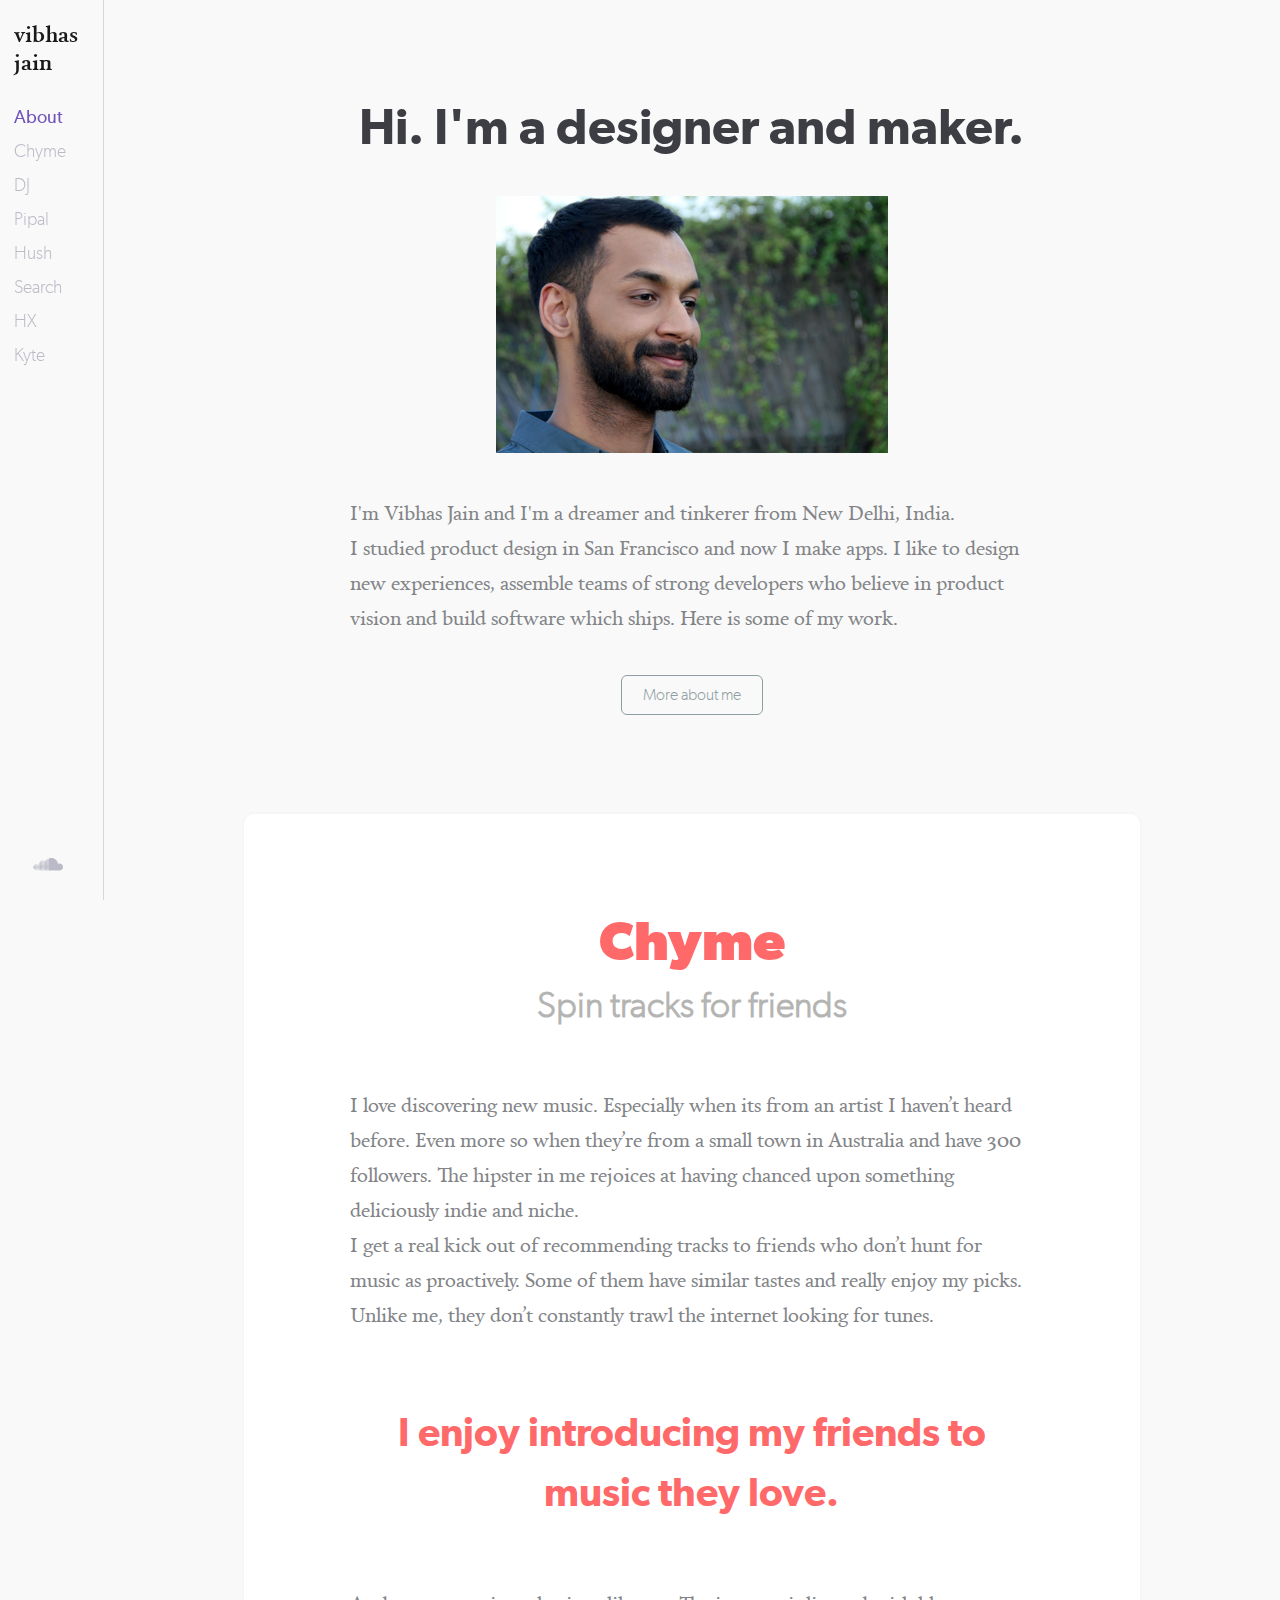
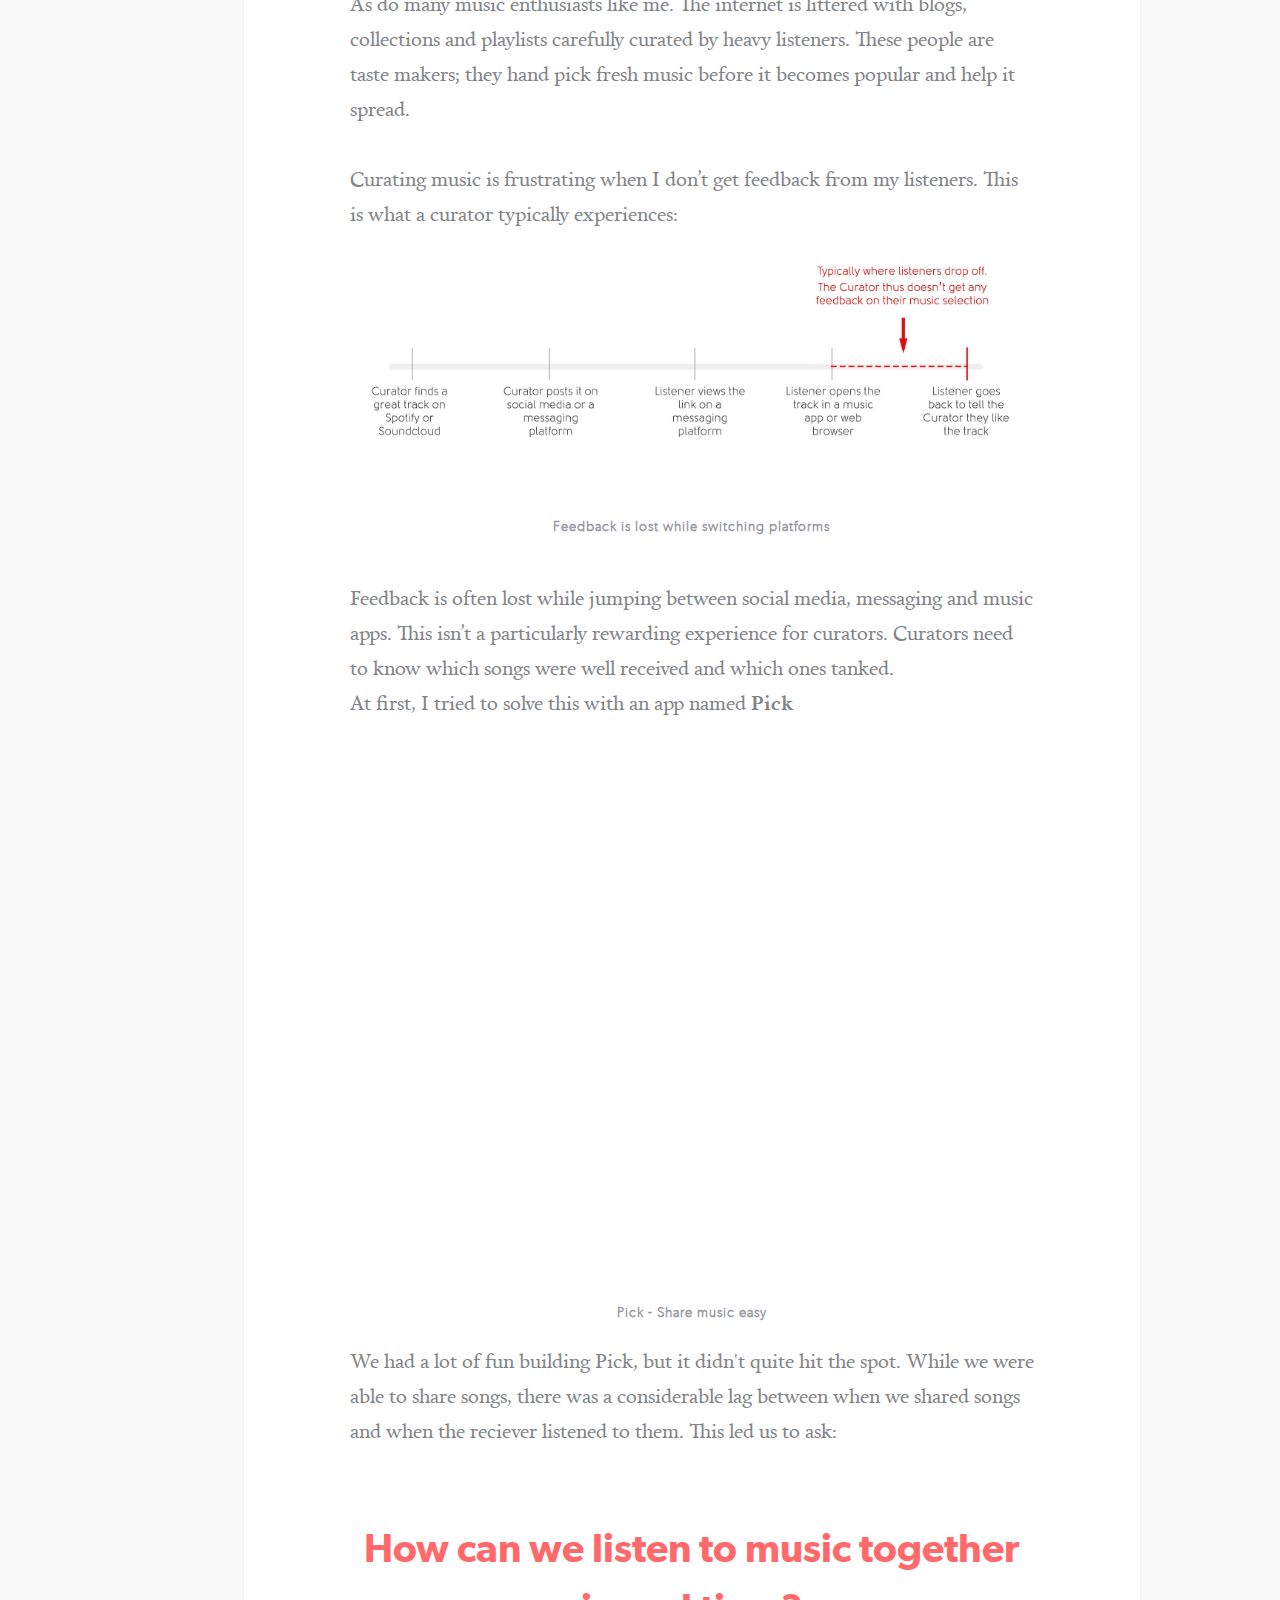
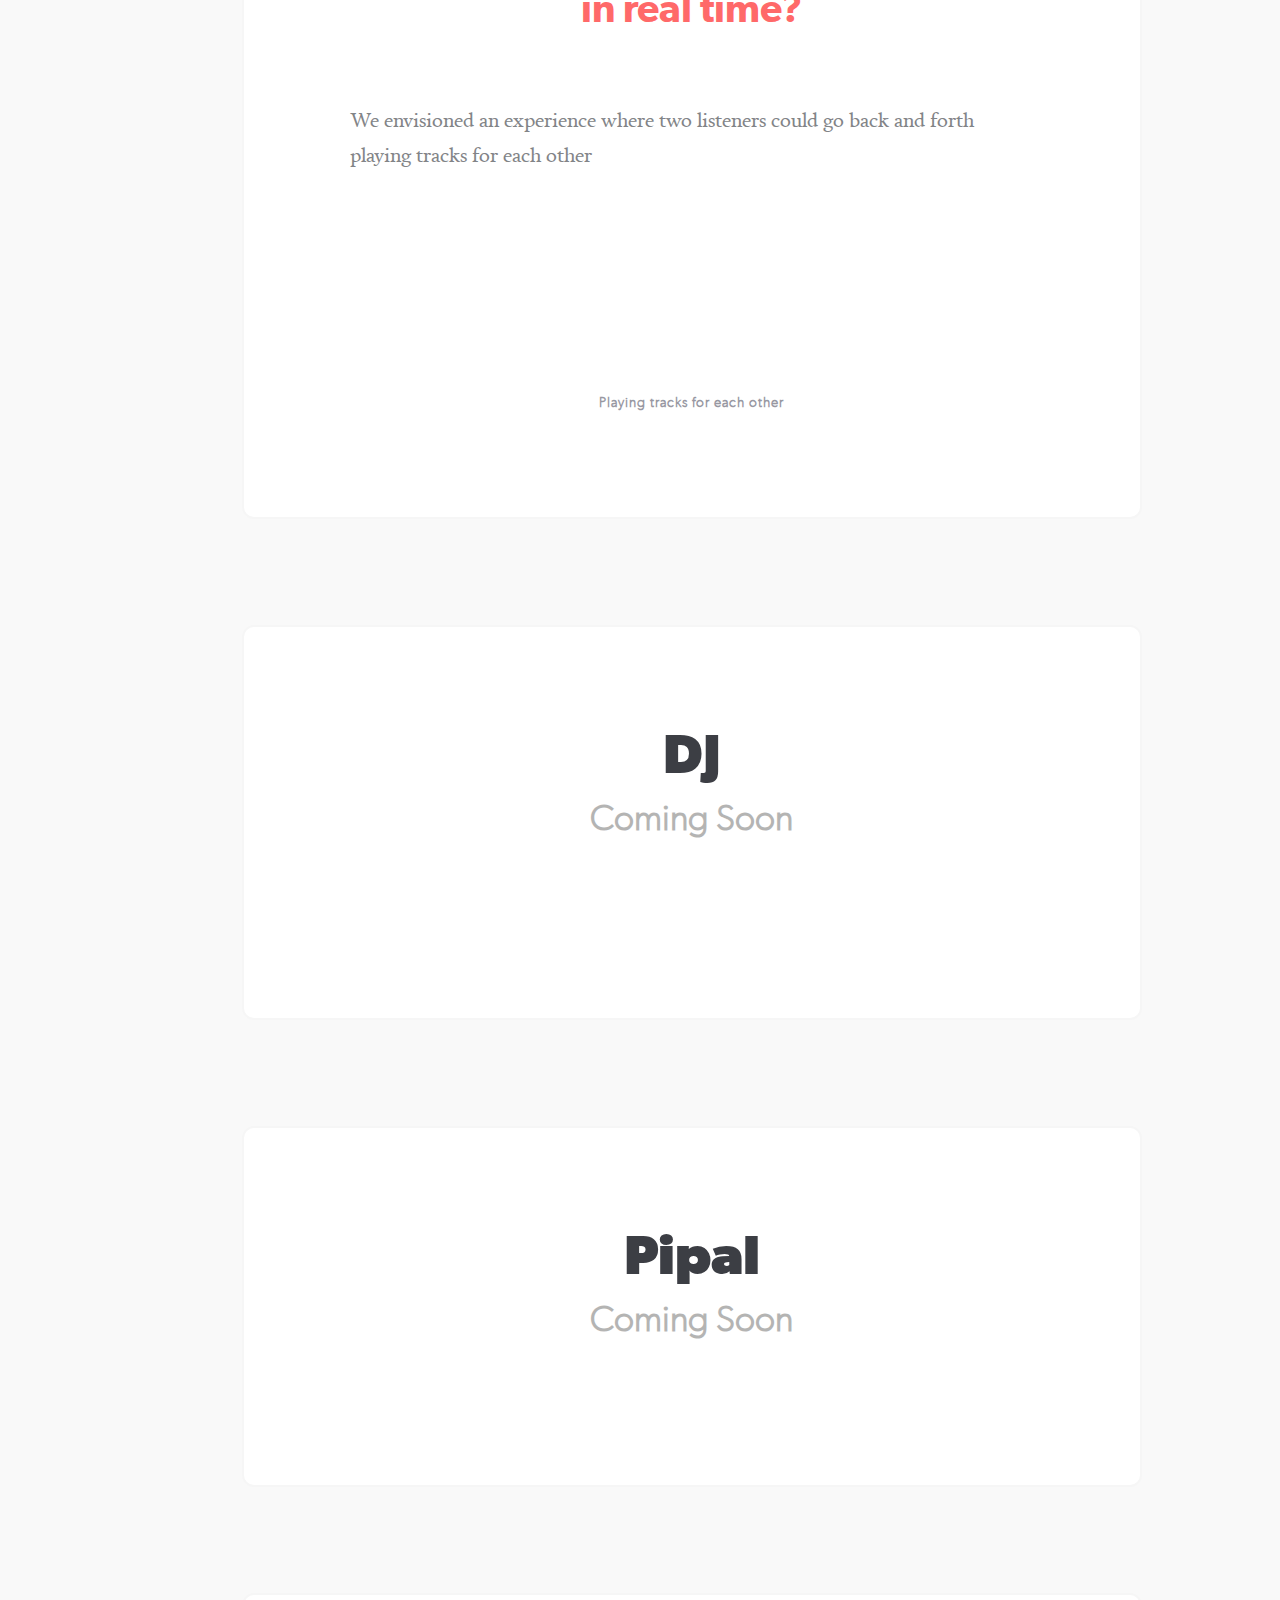
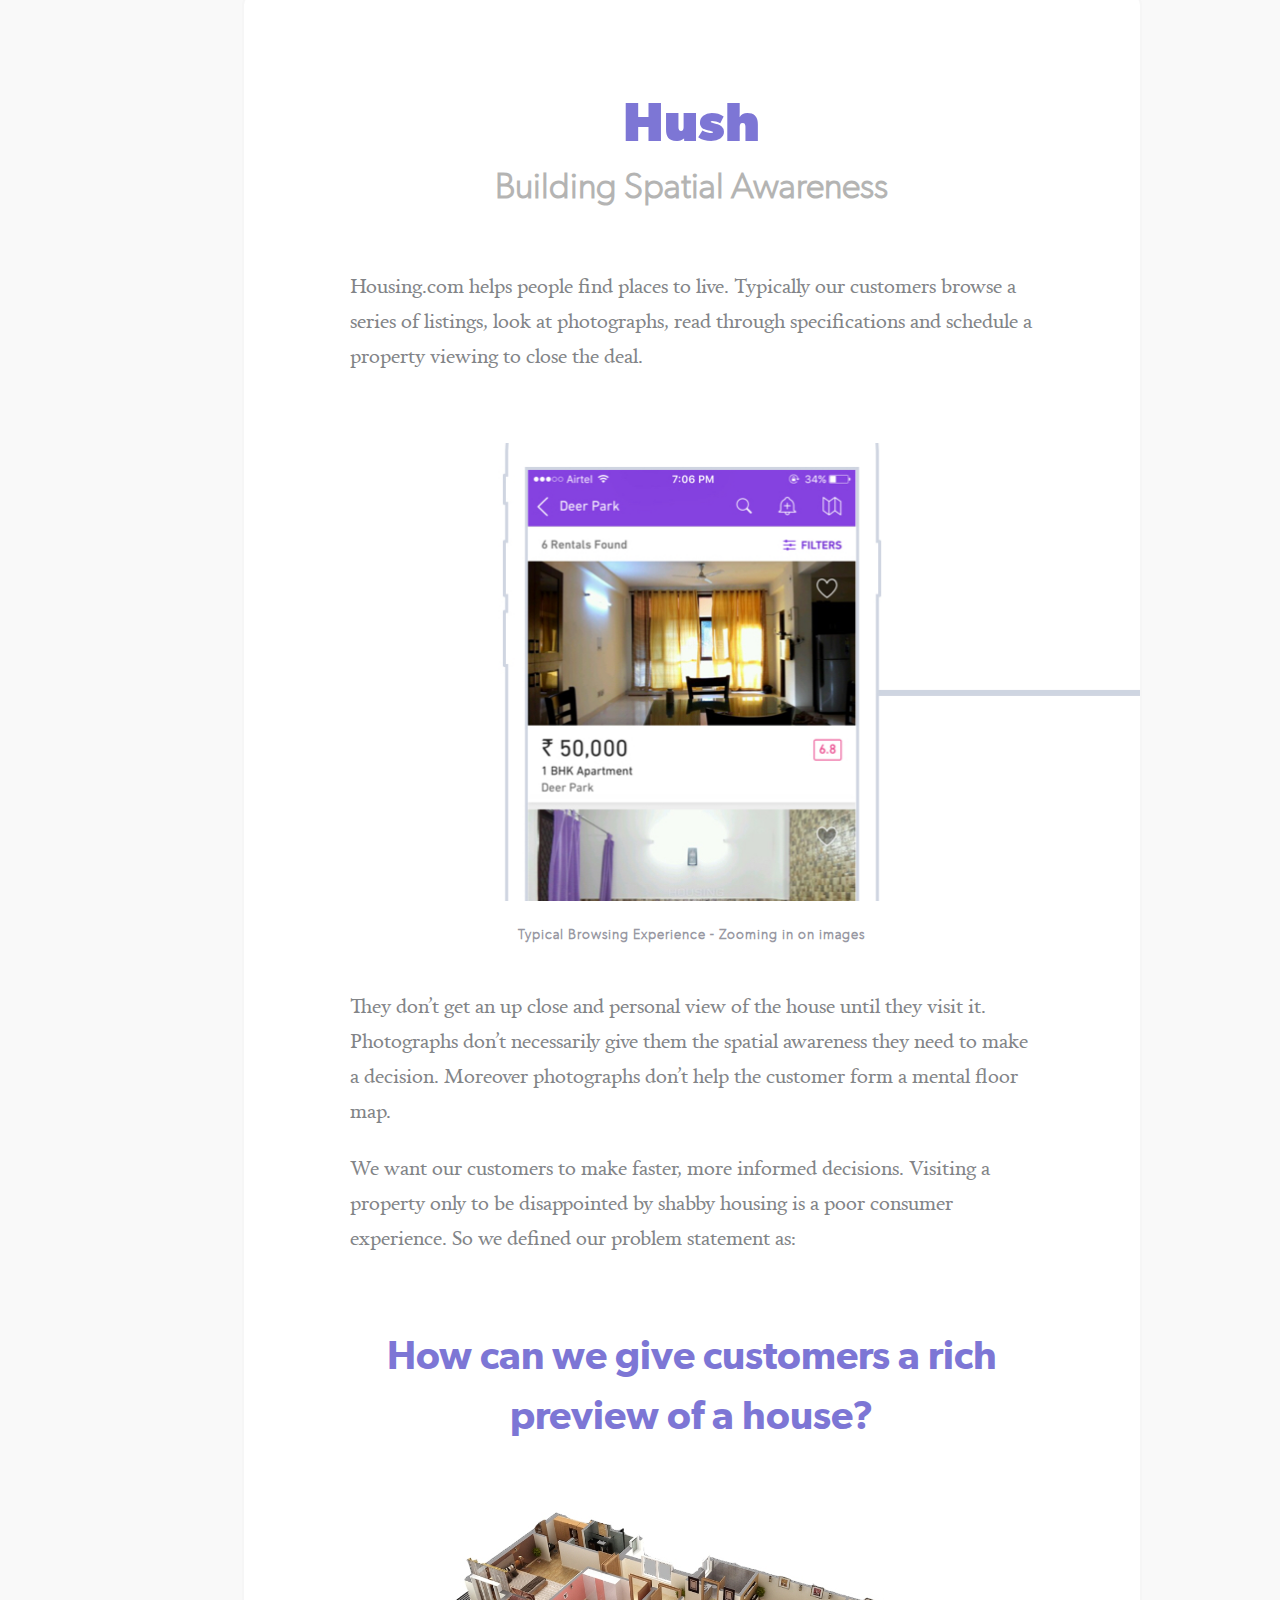
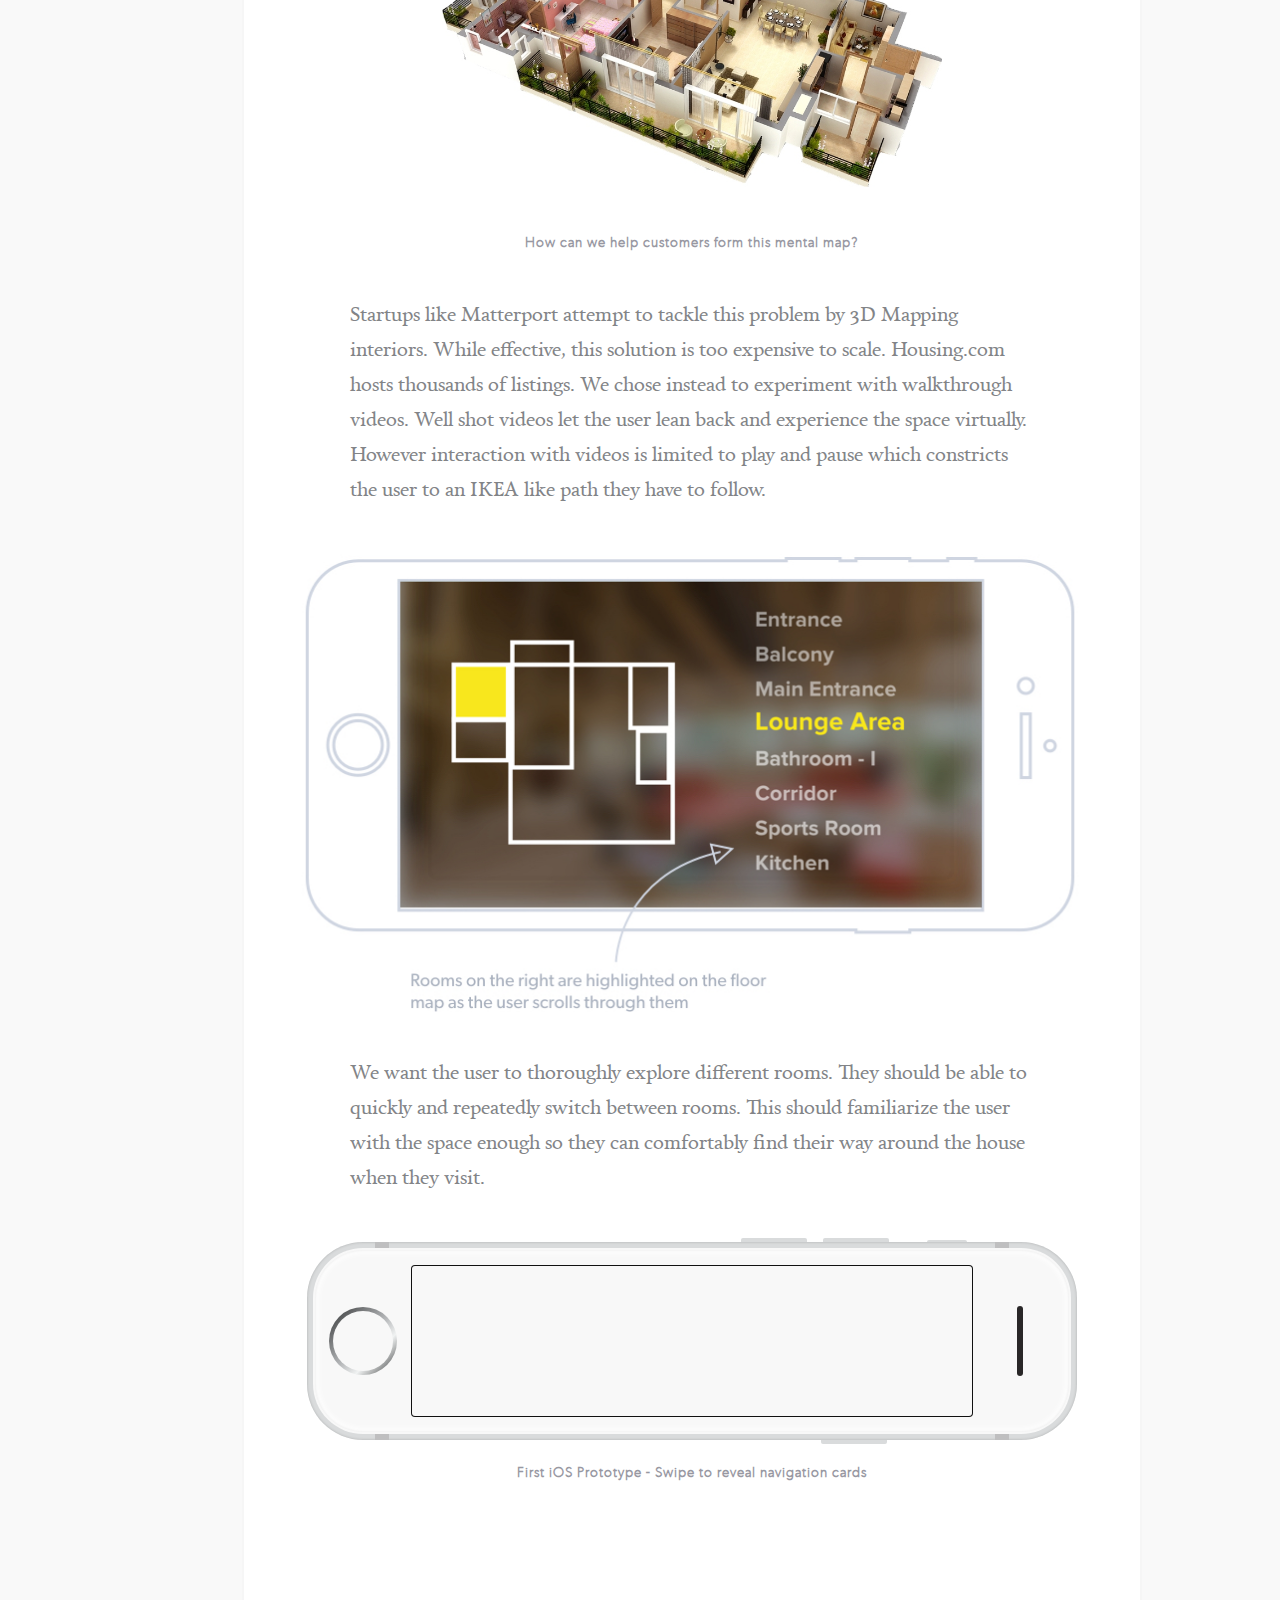
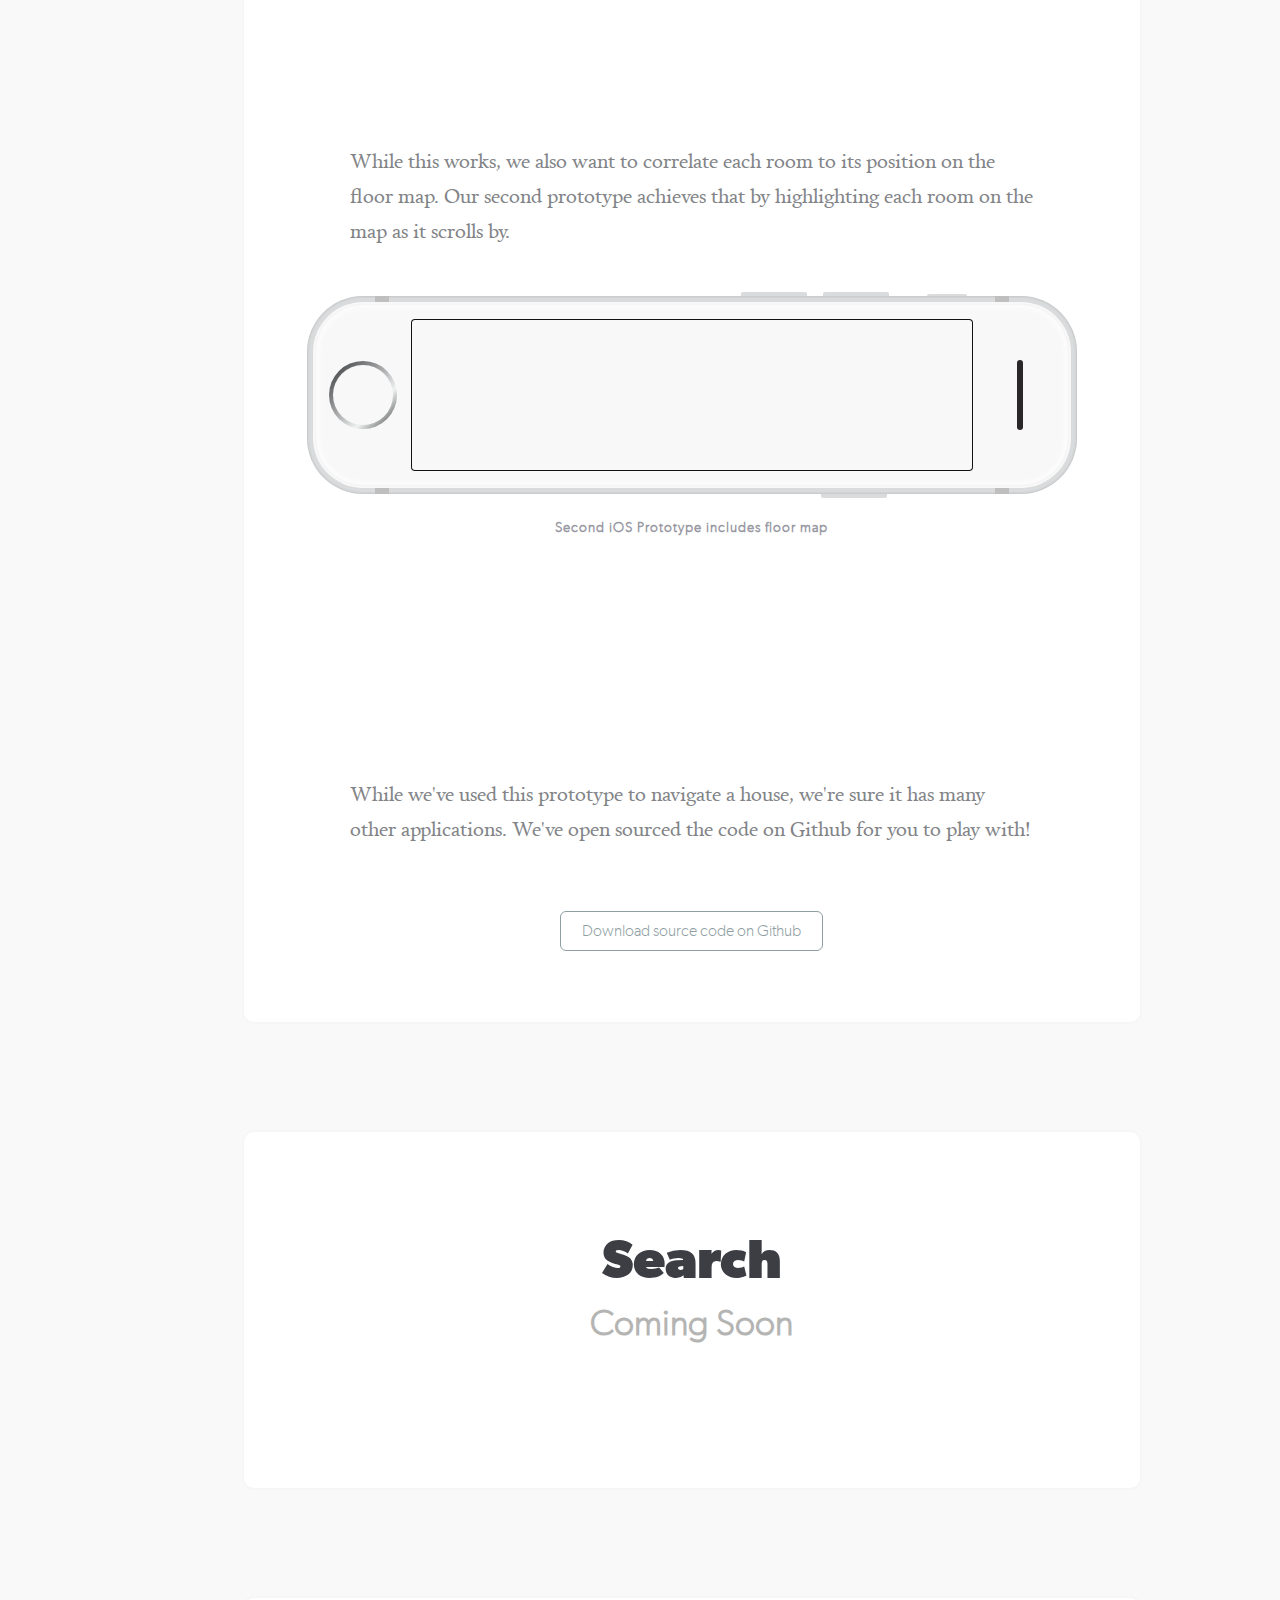
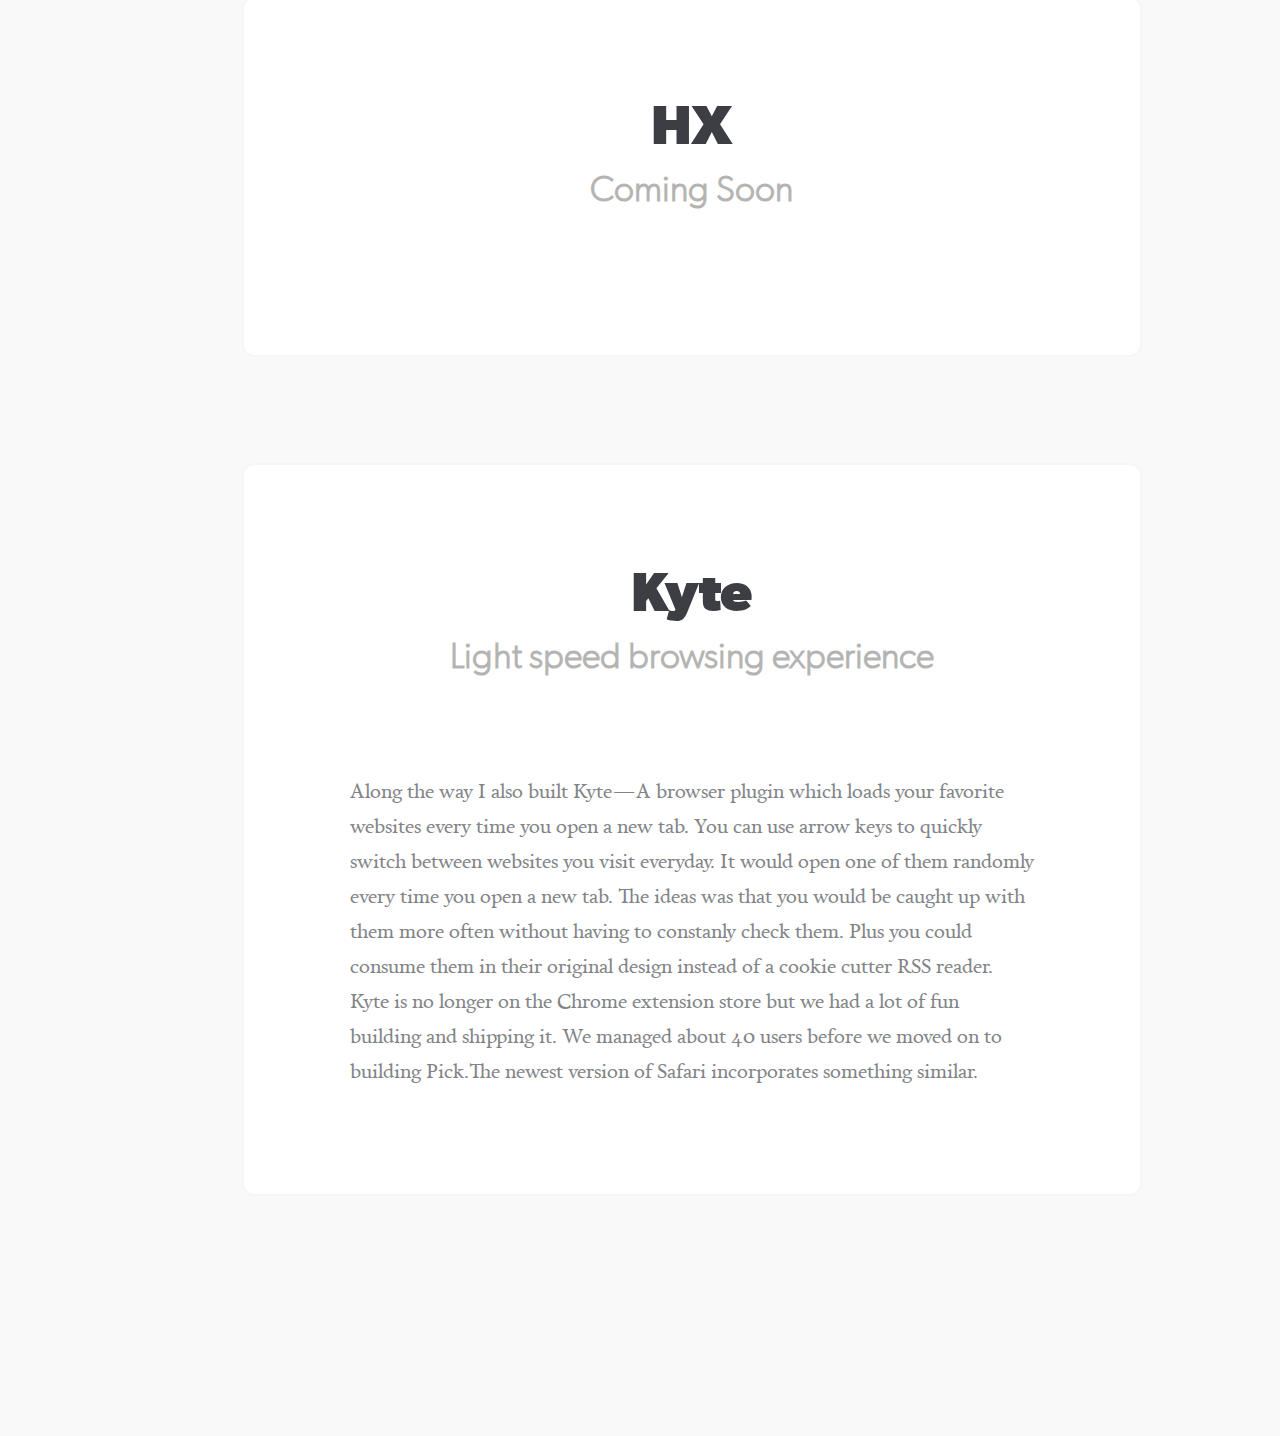
<file: index.html>
<!DOCTYPE html>
<!--[if lt IE 7]>      <html class="no-js lt-ie9 lt-ie8 lt-ie7"> <![endif]-->
<!--[if IE 7]>         <html class="no-js lt-ie9 lt-ie8"> <![endif]-->
<!--[if IE 8]>         <html class="no-js lt-ie9"> <![endif]-->
<!--[if gt IE 8]><!--> <html class="no-js"> <!--<![endif]-->
    <head>
        <meta charset="utf-8">
        <meta http-equiv="X-UA-Compatible" content="IE=edge,chrome=1">
        <title>Vibhas Jain</title>
        <meta name="description" content="">
        <meta name="viewport" content="width=device-width, initial-scale=1">
        <link rel="stylesheet" type="text/css" href="fonts/lucida.css">
        <link rel="stylesheet" type="text/css" href="fonts/gibson.css">
        <link rel="stylesheet" type="text/css" href="fonts/calendas.css">
        <link rel="stylesheet" href="css/normalize.min.css">
        <link rel="stylesheet" type="text/css" href="css/fluid.css">
        <link rel="stylesheet" href="css/main.css">
        <link rel="stylesheet" href="css/devices.min.css" type="text/css">


        <script src="js/vendor/modernizr-2.6.2.min.js"></script>
    </head>
    <body>
<?xml version="1.0" encoding="UTF-8" standalone="no"?>
<svg width="26px" height="11px" viewBox="0 0 26 11" version="1.1" xmlns="http://www.w3.org/2000/svg" xmlns:xlink="http://www.w3.org/1999/xlink" xmlns:sketch="http://www.bohemiancoding.com/sketch/ns" style="position:absolute;margin-left:-100px;">
    <!-- Generator: Sketch 3.0.4 (8054) - http://www.bohemiancoding.com/sketch -->
    <title>SoundCloud_logo</title>
    <desc>Created with Sketch.</desc>
    <defs></defs>
    <g id="Page-1" stroke="none" stroke-width="1" fill-rule="evenodd" sketch:type="MSPage">
        <g id="Artboard-1" sketch:type="MSArtboardGroup" transform="translate(-39.000000, -568.000000)">
            <g id="SoundCloud_logo" sketch:type="MSLayerGroup" transform="translate(39.000000, 568.000000)">
                <path d="M0.294387097,6.51648302 C0.240150538,6.51648302 0.197096774,6.55695472 0.190107527,6.61469434 L0,8.00826981 L0.190107527,9.37783208 C0.197096774,9.4355717 0.240150538,9.47577358 0.294387097,9.47577358 C0.346946237,9.47577358 0.38972043,9.43584151 0.398107527,9.3783717 L0.398107527,9.3783717 L0.398107527,9.37810189 C0.398107527,9.37810189 0.398107527,9.37810189 0.398107527,9.3783717 L0.62344086,8.00826981 L0.398107527,6.61442453 C0.39,6.55695472 0.346666667,6.51648302 0.294387097,6.51648302 L0.294387097,6.51648302 Z M1.36346237,5.75507547 C1.35451613,5.69517736 1.31006452,5.65389623 1.25526882,5.65389623 C1.20019355,5.65389623 1.15462366,5.69652642 1.14707527,5.75507547 C1.14707527,5.75561509 0.891548387,8.00826981 0.891548387,8.00826981 L1.14707527,10.2115491 C1.15434409,10.2706377 1.19991398,10.3132679 1.25526882,10.3132679 C1.30978495,10.3132679 1.35423656,10.271717 1.3631828,10.2120887 L1.65393548,8.00826981 L1.36346237,5.75507547 L1.36346237,5.75507547 Z M5.3903871,3.67671887 C5.28554839,3.67671887 5.19888172,3.75955094 5.19384946,3.86477736 L4.99032258,8.01015849 L5.19384946,10.6891151 C5.19916129,10.7938019 5.28554839,10.8763642 5.3903871,10.8763642 C5.49466667,10.8763642 5.58105376,10.7935321 5.5872043,10.6885755 L5.5872043,10.6893849 L5.81729032,8.01015849 L5.5872043,3.86477736 C5.58105376,3.75955094 5.49466667,3.67671887 5.3903871,3.67671887 L5.3903871,3.67671887 Z M3.30619355,5.11751132 C3.22567742,5.11751132 3.15997849,5.17956792 3.15354839,5.2624 L2.92430108,8.00907925 L3.15354839,10.6664509 C3.15969892,10.7487434 3.22567742,10.8108 3.30619355,10.8108 C3.38587097,10.8108 3.45156989,10.7487434 3.45855914,10.6664509 L3.71911828,8.00907925 L3.45855914,5.26186038 C3.45156989,5.17956792 3.38587097,5.11751132 3.30619355,5.11751132 L3.30619355,5.11751132 Z M7.5084086,10.8760943 C7.6384086,10.8760943 7.74408602,10.7749151 7.74939785,10.6454057 L7.94901075,8.01150755 L7.74967742,2.49251698 C7.74436559,2.36300755 7.63868817,2.2618283 7.50868817,2.2618283 C7.37756989,2.2618283 7.2716129,2.36327736 7.26741935,2.49278679 C7.26741935,2.4930566 7.09045161,8.01123774 7.09045161,8.01123774 L7.26741935,10.6462151 C7.2716129,10.7746453 7.37756989,10.8760943 7.5084086,10.8760943 L7.5084086,10.8760943 Z M11.8445376,10.8885057 C12.0234624,10.8885057 12.1710753,10.7463151 12.1744301,10.5714774 L12.1744301,10.573366 L12.1744301,10.5714774 L12.3136559,8.01312642 L12.1744301,1.63910377 C12.1713548,1.46453585 12.0234624,1.32207547 11.8445376,1.32207547 C11.6653333,1.32207547 11.5174409,1.46426604 11.5146452,1.63937358 L11.3902366,8.01096792 C11.3902366,8.01501509 11.5146452,10.5730962 11.5146452,10.5730962 C11.5174409,10.7463151 11.6656129,10.8885057 11.8445376,10.8885057 L11.8445376,10.8885057 Z M9.65997849,10.8785226 C9.81569892,10.8785226 9.94122581,10.757917 9.94541935,10.6041245 L9.94541935,10.6060132 L10.1148387,8.01204717 L9.94513978,2.45312453 C9.94094624,2.29933208 9.81541935,2.17899623 9.65969892,2.17899623 C9.50286022,2.17899623 9.37733333,2.29933208 9.37397849,2.45312453 L9.22329032,8.01231698 L9.37425806,10.6057434 C9.3776129,10.757917 9.50313978,10.8785226 9.65997849,10.8785226 L9.65997849,10.8785226 Z M4.34423656,10.8542396 C4.43677419,10.8542396 4.51169892,10.7827396 4.51868817,10.6885755 L4.76415054,8.00907925 L4.51868817,5.4601717 C4.51197849,5.36600755 4.43705376,5.29504717 4.34423656,5.29504717 C4.25030108,5.29504717 4.17537634,5.36654717 4.16950538,5.46125094 L3.95339785,8.00907925 L4.16950538,10.6883057 C4.17565591,10.7827396 4.25030108,10.8542396 4.34423656,10.8542396 L4.34423656,10.8542396 Z M2.27653763,10.7074623 C2.34419355,10.7074623 2.39898925,10.6559283 2.4068172,10.5846981 L2.68247312,8.00853962 L2.40709677,5.33524906 C2.39898925,5.26374906 2.34419355,5.21221509 2.27653763,5.21221509 C2.20804301,5.21221509 2.15324731,5.26401887 2.14625806,5.33524906 C2.14625806,5.33551887 1.9035914,8.00853962 1.9035914,8.00853962 L2.14625806,10.5841585 C2.15296774,10.6556585 2.20776344,10.7074623 2.27653763,10.7074623 L2.27653763,10.7074623 Z M10.7480645,2.36057925 C10.5789247,2.36057925 10.4433333,2.49035849 10.4399785,2.65656226 L10.3024301,8.01258679 L10.4399785,10.5898245 C10.4433333,10.7538698 10.5786452,10.8836491 10.7480645,10.8836491 C10.9169247,10.8836491 11.0516774,10.7541396 11.0555914,10.5879358 L11.0555914,10.5900943 L11.209914,8.0128566 L11.0555914,2.65602264 C11.0516774,2.49035849 10.9169247,2.36057925 10.7480645,2.36057925 L10.7480645,2.36057925 Z M6.44548387,10.8814906 C6.56234409,10.8814906 6.6587957,10.7894849 6.6643871,10.672117 L6.87909677,8.01096792 L6.6643871,2.91746981 C6.65851613,2.79983208 6.56234409,2.70809623 6.44548387,2.70809623 C6.32750538,2.70809623 6.23133333,2.80010189 6.22630108,2.91746981 C6.22630108,2.91773962 6.03619355,8.01096792 6.03619355,8.01096792 L6.22658065,10.6731962 C6.23133333,10.7894849 6.32750538,10.8814906 6.44548387,10.8814906 L6.44548387,10.8814906 Z M8.84307527,10.6302962 L8.84307527,10.6289472 L9.0275914,8.01177736 L8.84307527,2.30688679 C8.83860215,2.16523585 8.72286022,2.05407358 8.58,2.05407358 C8.43630108,2.05407358 8.32055914,2.16496604 8.31664516,2.30688679 L8.1528172,8.01150755 L8.31692473,10.6300264 C8.32083871,10.7703283 8.43658065,10.8812208 8.58,10.8812208 C8.72313978,10.8812208 8.83832258,10.7703283 8.84307527,10.629217 L8.84307527,10.6302962 L8.84307527,10.6302962 Z M21.561828,4.96290943 C21.3074194,2.18169434 18.8908172,0 15.9430323,0 C15.2217419,0 14.5186237,0.137064151 13.8976989,0.368832075 C13.6564301,0.458949057 13.592129,0.551764151 13.5898925,0.731728302 L13.5898925,10.5258792 C13.5924086,10.7147472 13.7442151,10.8720472 13.9351613,10.8906642 C13.9432688,10.8914736 22.7413333,10.8957906 22.7983656,10.8957906 C24.564129,10.8957906 25.9958065,9.51408679 25.9958065,7.80968868 C25.9958065,6.10529057 24.5644086,4.72331698 22.7986452,4.72331698 C22.3605591,4.72331698 21.9426022,4.80884717 21.561828,4.96290943 Z M12.9362581,0.72309434 C12.7441935,0.72309434 12.5865161,0.875267925 12.5837204,1.06224717 L12.4394624,8.01393585 L12.584,10.5369415 C12.5865161,10.7212226 12.7441935,10.8731264 12.9362581,10.8731264 C13.1277634,10.8731264 13.2854409,10.7212226 13.2882366,10.5342434 L13.2882366,10.5372113 L13.4450753,8.01393585 L13.2882366,1.06170755 C13.2854409,0.875267925 13.1277634,0.72309434 12.9362581,0.72309434 L12.9362581,0.72309434 Z" id="Shape" sketch:type="MSShapeGroup"></path>
            </g>
        </g>
    </g>
</svg>
        <!--[if lt IE 7]>
            <p class="browsehappy">You are using an <strong>outdated</strong> browser. Please <a href="http://browsehappy.com/">upgrade your browser</a> to improve your experience.</p>
        <![endif]-->
            <div class="wrapper">

                <aside id="menu">
                    <div class="container">
                        <a class="brand">vibhas jain</a>
                        <ul id="nav">
                            <li class="title active">
                                <a href="#about"> About </a>
                            </li>
                            <li>
                                <a href="#duce"> Chyme </a>
                            </li>
                            <li>
                                <a href="#dj"> DJ </a>
                            </li>
                            <li>
                                <a href="#pipal"> Pipal </a>
                            </li>
                            <li>
                                <a href="#hush"> Hush </a>
                            </li>
                            <li>
                                <a href="#search"> Search </a>
                            </li>
                            <li>
                                <a href="#hx"> HX </a>
                            </li>
                            <li>
                                <a href="#kyte"> Kyte </a>
                            </li>



                        </ul>
                        <div class="soundcloud">
                            <a href="http://soundcloud.com/vibhas">
                                <svg class="icon" viewBox="0 0 32 32">
                                    <use xlink:href="#Page-1"></use>
                                </svg>
                            </a>
                        </div>
                    </div><!-- end container -->
                </aside>

            <section id="site">
                <section id="content">
                    <div class="container">

                        <section id="about" class="scroll-section clearfix">
                            <h1> Hi. I'm a designer and maker. </h1>
                            <div id="explain" class="clearfix">

                                    <center><img src="img/me.png"></center><br><br>
                                    <p>I'm Vibhas Jain and I'm a dreamer and tinkerer from New Delhi, India.<br>
                                      I studied product design in San Francisco and now I make apps. I like to design new experiences, assemble teams of strong developers who believe in product vision and build software which ships. Here is some of my work.
                                  </p><br><br>
                            </div>
                            <center><a class="button" href="vj_res.pdf"> More about me </a></center>

                        </section><!-- end about -->

                        <section id="duce" class="scroll-section clearfix">
                            <h1 style="color: #FF6969"> Chyme </h1>
                            <h3> Spin tracks for friends  </h3>


                                <p>I love discovering new music. Especially when its from an artist I haven’t heard before. Even more so when they’re from a small town in Australia and have 300 followers. The hipster in me rejoices at having chanced upon something deliciously indie and niche.
                                </p>
                                <p>I get a real kick out of recommending tracks to friends who don’t hunt for music as proactively. Some of them have similar tastes and really enjoy my picks. Unlike me, they don’t constantly trawl the internet looking for tunes.</p>
                                <h5>I enjoy introducing my friends to music they love.</h5>
                                <p> As do many music enthusiasts like me. The internet is littered with blogs, collections and playlists carefully curated by heavy listeners. These people are taste makers; they hand pick fresh music before it becomes popular and help it spread.
                                  <br><br>Curating music is frustrating when I don’t get feedback from my listeners. This is what a curator typically experiences:</p>
                                  <center><a href="img/curator1.jpeg" rel="lightbox" class="fluidbox">
                                    <img src="img/curator1.jpeg" width="700">
                                </a></center>
                                <h4>Feedback is lost while switching platforms</h4>
                                <br><p>Feedback is often lost while jumping between social media, messaging and music apps. This isn’t a particularly rewarding experience for curators. Curators need to know which songs were well received and which ones tanked.
                                <p>At first, I tried to solve this with an app named <strong>Pick</strong></p>
                                <br><br>
                                <iframe src="https://cdn.embedly.com/widgets/media.html?src=https%3A%2F%2Ffast.wistia.net%2Fembed%2Fiframe%2Fbg0susngnz%3Ftwitter%3Dtrue&amp;src_secure=1&amp;url=https%3A%2F%2Fvibhas111.wistia.com%2Fmedias%2Fbg0susngnz&amp;image=https%3A%2F%2Fembed-ssl.wistia.com%2Fdeliveries%2F5dee5a6af47a234c1331ad137120b8a785b436dc.jpg%3Fimage_crop_resized%3D960x540&amp;key=d04bfffea46d4aeda930ec88cc64b87c&amp;type=text%2Fhtml&amp;schema=wistia" width="896" height="506" frameborder="0" scrolling="no"></iframe>
                                <h4>Pick - Share music easy</h4>

                                <p> We had a lot of fun building Pick, but it didn't quite hit the spot. While we were able to share songs, there was a considerable lag
                                    between when we shared songs and when the reciever listened to them. This led us to ask:</p>
                                    <h5> How can we listen to music together in real time? </h5>
                                <p>We envisioned an experience where two listeners could go back and forth playing tracks for each other</p>
                                <br><br>
                                <video autoplay loop="true" width=896 preload="auto">
                                  <source src="http://fat.gfycat.com/IncompatibleShockingAnemoneshrimp.webm" type="video/webm">
                                  <source src="http://giant.gfycat.com/IncompatibleShockingAnemoneshrimp.webm" type="video/mp4">
                                  </video>
                                  <h4>Playing tracks for each other</h4>




                        </section><!-- end ptm-cash -->

                        <section id="dj" class="scroll-section clearfix">
                            <h1> DJ </h1>
                            <h3> Coming Soon </h3>

                            <div id="explain">
                                    </div>
                        </section><!-- end about -->

                        <section id="pipal" class="scroll-section clearfix">
                            <h1> Pipal </h1>
                            <h3> Coming Soon </h3>


                        </section><!-- end about -->


                        <section id="hush" class="scroll-section clearfix">
                          <h1> Hush </h1>
                          <h3> Building Spatial Awareness </h3>
                                <p>Housing.com helps people find places to live. Typically our customers browse a series of listings, look at photographs, read through specifications and schedule a property viewing to close the deal.</p>
                                <br><br><Br>  <div id="sliders">
                                    <figure>
                                    <img src="img/typical1.jpg" alt="">
                                    <img src="img/typical2.jpg" alt="">
                                    <img src="img/typical3.jpg" alt="">
                                    </figure>
                                  </div>
                                  <h4>Typical Browsing Experience - Zooming in on images</h4>
                                <br>
                                <P>They don’t get an up close and personal view of the house until they visit it. Photographs don’t necessarily give them the spatial awareness they need to make a decision. Moreover photographs don’t help the customer form a mental floor map.</P>
                                <br>

                                <p>We want our customers to make faster, more informed decisions. Visiting a property only to be disappointed by shabby housing is a poor consumer experience. So we defined our problem statement as:</p>
                              <h5>How can we give customers a rich preview of a house?</h5>
                              <center>
                                    <img src="img/floormap.jpg" width="500" ></img><br><br>
                                    <h4>  How can we help customers form this mental map?

                                </center><br>
                                <p>Startups like Matterport attempt to tackle this problem by 3D Mapping interiors. While effective, this solution is too expensive to scale. Housing.com hosts thousands of listings. We chose instead to experiment with walkthrough videos. Well shot videos let the user lean back and experience the space virtually.
                                However interaction with videos is limited to play and pause which constricts the user to an IKEA like path they have to follow.</p>
                                <br><Br>
                                      <div id="slider">
                                        <figure>
                                        <img src="img/1hush.jpg" alt="">
                                        <img src="img/2hush.jpg" alt="">
                                        <img src="img/3hush.jpg" alt="">
                                        <img src="img/4hush.jpg" alt="">
                                        <img src="img/5hush.jpg" alt="">
                                        </figure>
                                      </div><br><br>
                              <p>We want the user to thoroughly explore different rooms. They should be able to quickly and repeatedly switch between rooms. This should familiarize the user with the space enough so they can comfortably find their way around the house when they visit.</p>
                              <br>
                              <center><br>
                                <div class="marvel-device iphone6 silver image landscape">
                                  <div class="top-bar"></div>
                                  <div class="sleep"></div>
                                  <div class="volume"></div>
                                  <div class="camera"></div>
                                  <div class="sensor"></div>
                                  <div class="speaker"></div>
                                  <div class="screen">
                                    <video autoplay loop="true" width=100% preload="auto">
                                      <source src="http://fat.gfycat.com/HiddenNeatCanary.webm" type="video/webm">
                                      <source src="http://giant.gfycat.com/HiddenNeatCanary.mp4" type="video/mp4">
                                      </video>
                                  </div>
                                  <div class="home"></div>
                                  <div class="bottom-bar"></div>
                              </div>
                              <h4> First iOS Prototype - Swipe to reveal navigation cards</h4>
                            </center><br>
                            <center>
                            <video autoplay loop="true" width=896 preload="auto">
                              <source src="http://zippy.gfycat.com/ComplexReflectingFlounder.webm" type="video/webm">
                              <source src="http://giant.gfycat.com/ComplexReflectingFlounder.mp4" type="video/mp4">
                              </video>
                            </center><br><br><br>
                            <p> While this works, we also want to correlate each room to its position on the floor map. Our second prototype achieves that by highlighting each room on the map as it scrolls by.</p>
                            <center><br><br>
                              <div class="marvel-device iphone6 silver image landscape">
                                <div class="top-bar"></div>
                                <div class="sleep"></div>
                                <div class="volume"></div>
                                <div class="camera"></div>
                                <div class="sensor"></div>
                                <div class="speaker"></div>
                                <div class="screen">
                                  <video autoplay loop="true" width=100% preload="auto">
                                    <source src="http://fat.gfycat.com/AmbitiousTiredGar.webm" type="video/webm">
                                    <source src="http://giant.gfycat.com/AmbitiousTiredGar.mp4" type="video/mp4">
                                    </video>
                                </div>
                                <div class="home"></div>
                                <div class="bottom-bar"></div>
                            </div>
                            <h4> Second iOS Prototype includes floor map</h4>
                          </center><br>
                          <center>
                          <video autoplay loop="true" width=896 preload="auto">
                            <source src="http://zippy.gfycat.com/ZestyRedJenny.webm" type="video/webm">
                            <source src="http://fat.gfycat.com/NastyElegantFly.mp4" type="video/mp4">
                            </video>
                          </center><br><br>

                          <p> While we've used this prototype to navigate a house, we're sure it has many other applications. We've open sourced the code on Github for you to play with!<br>
                            <br><br><center><a class="button" href="https://github.com/abbysingh/hushtour"> Download source code on Github</a></center>
                          </p>

                        </section><!-- end spyn -->

                        <section id="search" class="scroll-section clearfix">
                            <h1> Search </h1>
                            <h3> Coming Soon </h3>


                        </section><!-- end about -->



                        <section id="hx" class="scroll-section clearfix">
                           <h1> HX </h1>
                           <h3> Coming Soon </h3>


                       </section><!-- end about -->

                        <section id="kyte" class="scroll-section clearfix">
                            <h1> Kyte </h1>
                            <h3> Light speed browsing experience </h3>

                            <div id="explain">
                                <p>Along the way I also built Kyte — A browser plugin which loads your favorite websites every time you open a new tab. You can use arrow keys to quickly switch between websites you visit everyday. It would open one of them randomly every time you open a new tab. The ideas was that you would be caught up with them more often without having to constanly check them. Plus you could consume them in their original design instead of a cookie cutter RSS reader. </p>
                                  <p>Kyte is no longer on the Chrome extension store but we had a lot of fun building and shipping it. We managed about 40 users before we moved on to building Pick.The newest version of Safari incorporates something similar.</P><br>

                            </div>
                        </section><!-- end about -->



                        <br><br><br><br><br><br>
                </section>
            </div><!-- end wrapper -->
        </section><!-- end site -->
        </div><!-- end container -->

        <script src="//ajax.googleapis.com/ajax/libs/jquery/1.11.0/jquery.min.js"></script>
        <script>window.jQuery || document.write('<script src="js/vendor/jquery-1.11.0.min.js"><\/script>')</script>
        <script type="text/javascript" src="js/jquery-ui-1.8.11.custom.min.js"></script>
        <script type="text/javascript" src="js/jquery.anchorscroll.js"></script>
        <script type="text/javascript" src="js/fluid.js"></script>
        <script src="js/main.js"></script>
    </body>
</html>
</file>
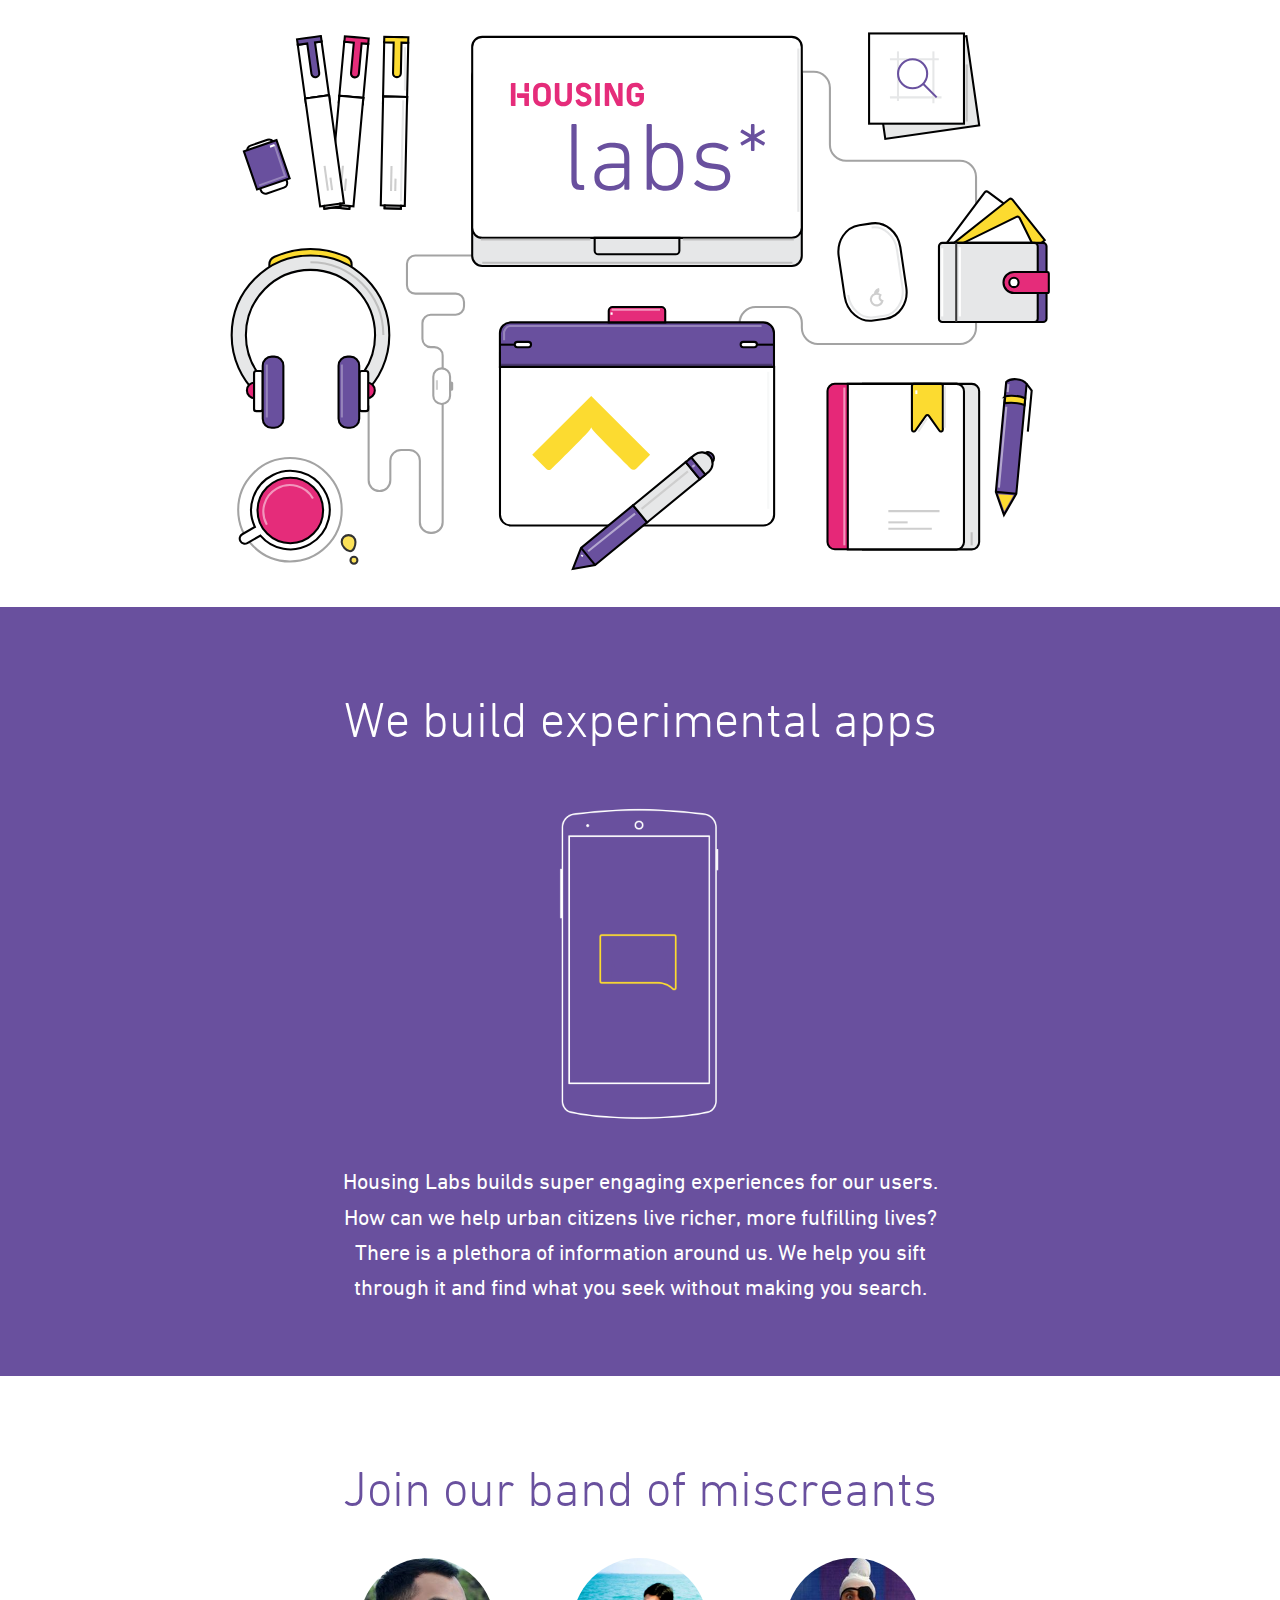
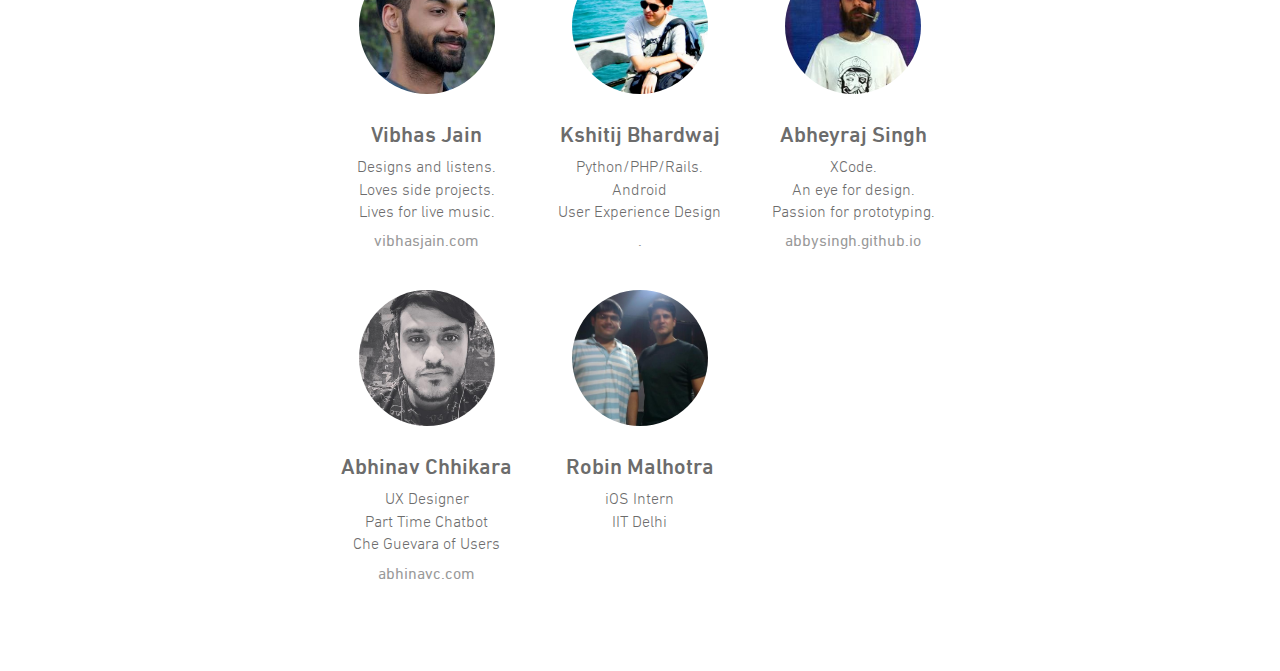
<file: labs/index.html>
<!DOCTYPE html>
<html>
<head>
	<title>Housing Labs</title>
<meta name="viewport" content="width=device-width, initial-scale=1" />

<link rel="stylesheet" type="text/css" href="css/main.css"></head>
<body>
	<div class="container">

	<header class="hero align--center">
		<img class="hero__image" src="images/workspace.svg" alt="Housing Labs" />
	</header>

</div>

<section class="section introSection">
	<div class="container align--center">

		<h2 class="title introSection__title">We build experimental apps</h2>

		<img src="images/labs.gif" height="350"/>

		<p class="desc introSection__desc">Housing Labs builds super engaging experiences for our users. How can we help urban citizens live richer, more fulfilling lives? There is a plethora of information around us. We help you sift through it and find what you seek without making you search.</p>

	</div>
</section>

<section class="section joinSection">
	<div class="container">

		<h2 class="title joinSection__title align--center">Join our band of miscreants</h2>

		<div class="joinSection__people">

			<div class="person">
				<div class="inner">
				<img class="person__thumb" src="images/profiles/vibhas.jpg"/>
				<h3 class="person__name">Vibhas Jain</h3>
				<div class="person__desc">Designs and listens.<br />Loves side projects.<br />Lives for live music.</div>
				<a class="person__link" href="http://vibhasjain.com" target="_blank">vibhasjain.com</a>
				</div>
			</div>

			<div class="person">
				<div class="inner">
				<img class="person__thumb" src="images/profiles/Android.png"/>
				<h3 class="person__name">Kshitij Bhardwaj</h3>
				<div class="person__desc">Python/PHP/Rails. <br />Android <br />User Experience Design</div>
				<a class="person__link" href="">.</a>


			</div>
			</div>

			<div class="person">
				<div class="inner">
				<img class="person__thumb" src="images/profiles/ios.jpg"/>
				<h3 class="person__name">Abheyraj Singh</h3>
				<div class="person__desc">XCode.<br />An eye for design.<br />Passion for prototyping.</div>
				<a class="person__link" href="http://abbysingh.github.io">abbysingh.github.io</a>

				</div>
			</div>
			<div class="person">
				<div class="inner">
				<img class="person__thumb" src="images/profiles/designer.png"/>
				<h3 class="person__name">Abhinav Chhikara</h3>
				<div class="person__desc">UX Designer<br />Part Time Chatbot<br />Che Guevara of Users</div>
				<a class="person__link" href="http://abhinavc.com/">abhinavc.com</a>


				</div>
			</div>
			<div class="person">
				<div class="inner">
				<img class="person__thumb" src="images/profiles/js.jpg"/>
				<h3 class="person__name">Robin Malhotra</h3>
				<div class="person__desc">iOS Intern<br />IIT Delhi <br /></div>
				<a class="person__link" href=""></a>


				</div>
			</div>





		</div>

	</div>
</section></body>
</html>
<!-- Localized -->
</file>
<file: fonts/lucida.css>
@font-face {
  font-family: 'Lucida Grande';
  src: url('ufonts.com_lucida-grande.eot'); /* IE9 Compat Modes */
  src: url('ufonts.com_lucida-grande.eot?#iefix') format('embedded-opentype'), /* IE6-IE8 */
       url('ufonts.com_lucida-grande.woff') format('woff'), /* Modern Browsers */
       url('ufonts.com_lucida-grande.ttf')  format('truetype'), /* Safari, Android, iOS */
       url('ufonts.com_lucida-grande.svg#0815a198de1189517e0d44ff74ed7022') format('svg'); /* Legacy iOS */
       
  font-style:   normal;
  font-weight:  400;
}
</file>
<file: fonts/gibson.css>
/* Generated by Font Squirrel (http://www.fontsquirrel.com) on October 29, 2015 */

@font-face {
  font-family: 'gibson';
  src: url('gibson-bold-webfont.eot');
  src: url('gibson-bold-webfont.eot?#iefix') format('embedded-opentype'),
       url('gibson-bold-webfont.woff2') format('woff2'),
       url('gibson-bold-webfont.woff') format('woff'),
       url('gibson-bold-webfont.ttf') format('truetype'),
       url('gibson-bold-webfont.svg#gibsonbold') format('svg');
  font-weight: normal;
  font-style: normal;
}

@font-face {
    font-family: 'gibsonlight_italic';
    src: url('gibson-lightitalic-webfont.eot');
    src: url('gibson-lightitalic-webfont.eot?#iefix') format('embedded-opentype'),
         url('gibson-lightitalic-webfont.woff2') format('woff2'),
         url('gibson-lightitalic-webfont.woff') format('woff'),
         url('gibson-lightitalic-webfont.ttf') format('truetype'),
         url('gibson-lightitalic-webfont.svg#gibsonlight_italic') format('svg');
    font-weight: normal;
    font-style: normal;

}




@font-face {
    font-family: 'gibsonlight';
    src: url('gibson-light-webfont.eot');
    src: url('gibson-light-webfont.eot?#iefix') format('embedded-opentype'),
         url('gibson-light-webfont.woff2') format('woff2'),
         url('gibson-light-webfont.woff') format('woff'),
         url('gibson-light-webfont.ttf') format('truetype'),
         url('gibson-light-webfont.svg#gibsonlight') format('svg');
    font-weight: normal;
    font-style: normal;

}




@font-face {
    font-family: 'gibsonregular';
    src: url('gibson-regular-webfont.eot');
    src: url('gibson-regular-webfont.eot?#iefix') format('embedded-opentype'),
         url('gibson-regular-webfont.woff2') format('woff2'),
         url('gibson-regular-webfont.woff') format('woff'),
         url('gibson-regular-webfont.ttf') format('truetype'),
         url('gibson-regular-webfont.svg#gibsonregular') format('svg');
    font-weight: normal;
    font-style: normal;

}




@font-face {
    font-family: 'gibsonsemibold';
    src: url('gibson-semibold-webfont.eot');
    src: url('gibson-semibold-webfont.eot?#iefix') format('embedded-opentype'),
         url('gibson-semibold-webfont.woff2') format('woff2'),
         url('gibson-semibold-webfont.woff') format('woff'),
         url('gibson-semibold-webfont.ttf') format('truetype'),
         url('gibson-semibold-webfont.svg#gibsonsemibold') format('svg');
    font-weight: normal;
    font-style: normal;

}
</file>
<file: fonts/calendas.css>
@font-face {
  font-family: 'Calendas Plus';
  src: url('Calendas_Plus_Bold.eot'); /* IE9 Compat Modes */
  src: url('Calendas_Plus_Bold.eot?#iefix') format('embedded-opentype'), /* IE6-IE8 */
       url('Calendas_Plus_Bold.woff') format('woff'), /* Modern Browsers */
       url('Calendas_Plus_Bold.ttf')  format('truetype'), /* Safari, Android, iOS */
       url('Calendas_Plus_Bold.svg#27295a7f7849b50bce9a127932cf6c75') format('svg'); /* Legacy iOS */
       
  font-style:   normal;
  font-weight:  700;
}

@font-face {
  font-family: 'Calendas Plus';
  src: url('Calendas_Plus_Italic.eot'); /* IE9 Compat Modes */
  src: url('Calendas_Plus_Italic.eot?#iefix') format('embedded-opentype'), /* IE6-IE8 */
       url('Calendas_Plus_Italic.woff') format('woff'), /* Modern Browsers */
       url('Calendas_Plus_Italic.ttf')  format('truetype'), /* Safari, Android, iOS */
       url('Calendas_Plus_Italic.svg#24dadf742d4992cf9b0571258cc55be1') format('svg'); /* Legacy iOS */
       
  font-style:   italic;
  font-weight:  400;
}

@font-face {
  font-family: 'Calendas Plus';
  src: url('Calendas_Plus.eot'); /* IE9 Compat Modes */
  src: url('Calendas_Plus.eot?#iefix') format('embedded-opentype'), /* IE6-IE8 */
       url('Calendas_Plus.woff') format('woff'), /* Modern Browsers */
       url('Calendas_Plus.ttf')  format('truetype'), /* Safari, Android, iOS */
       url('Calendas_Plus.svg#d845bf4960429831b378d1cea05a19d5') format('svg'); /* Legacy iOS */
       
  font-style:   normal;
  font-weight:  400;
}
</file>
<file: css/fluid.css>
.fluidbox {
	outline: none;
	cursor: -webkit-zoom-in;
}

.hidden {
	display: none;
}
.fluidbox-overlay {
	background-color: rgba(255,255,255,.85);
	cursor: pointer;
	cursor: -webkit-zoom-out;
	cursor: -moz-zoom-out;
	opacity: 0;
	position: fixed;
	top: 0;
	left: 0;
	bottom: 0;
	right: 0;
	transition: all .25s ease-in-out;
}
.fluidbox-wrap {
	background-position: center center;
	background-size: cover;
	margin: 0 auto;
	position: relative;
	transition: all .25s ease-in-out;
}
.fluidbox-ghost {
	background-size: cover;
	background-position: center center;
	position: absolute;
	transition: all .25s ease-in-out;
}
	.fluidbox-closed .fluidbox-ghost {
		-webkit-transition-property: top, left, opacity, -webkit-transform;
		-moz-transition-property: top, left, opacity, -moz-transform;
		-o-transition-property: top, left, opacity, -o-transform;
		transition-property: top, left, opacity, transform;
		transition-delay: 0, 0, .25s, 0;
	}
	.fluidbox-closed .fluidbox-wrap img {
		transition-property: opacity;
		transition-delay: .25s;
		transition-duration: 0s;
	}
</file>
<file: css/main.css>
/*! HTML5 Boilerplate v4.3.0 | MIT License | http://h5bp.com/ */

html,
button,
input,
select,
textarea {
    color: #222;
}

html {
    font-size: 1em;
    line-height: 1.4;
    background-color: #F9F9F9;

}


#content{
  width:900px;
  margin:auto;
}

#content .container #about{
background-color: #F9F9F9;
border-style: none;
margin-top:0px;
margin-bottom:0px;
padding-bottom: 0px;
}

#hush h5{
  color:#7D76D5;
  font-size: 40px;
  line-height: 60px;
}


.blur video{
  -webkit-filter: blur(10px);

}

}
::-moz-selection {
    background: #b3d4fc;
    text-shadow: none;
}

::selection {
    background: #b3d4fc;
    text-shadow: none;
}


h3{
  opacity: 0.3;
}
hr {
    display: block;
    height: 1px;
    border: 0;
    border-top: 1px solid #ccc;
    margin: 1em 0;
    padding: 0;
}

audio,
canvas,
img,
video {
    vertical-align: middle;
}

fieldset {
    border: 0;
    margin: 0;
    padding: 0;
}

textarea {
    resize: vertical;
}

h4{
  font-size: 14px;
  color: #9898A2;
  display: block;
  line-height: 30px;
  text-decoration: none;
  font-family: "gibsonlight";
  text-align: center;
  letter-spacing: 1px;
}

.browsehappy {
    margin: 0.2em 0;
    background: #ccc;
    color: #000;
    padding: 0.2em 0;
}


/* ==========================================================================
   Author's custom styles
   ========================================================================== */















/* ==========================================================================
   Media Queries
   ========================================================================== */

@media only screen and (min-width: 35em) {

}

@media print,
       (-o-min-device-pixel-ratio: 5/4),
       (-webkit-min-device-pixel-ratio: 1.25),
       (min-resolution: 120dpi) {

}

/* ==========================================================================
   Helper classes
   ========================================================================== */

.ir {
    background-color: transparent;
    border: 0;
    overflow: hidden;
    *text-indent: -9999px;
}

.ir:before {
    content: "";
    display: block;
    width: 0;
    height: 150%;
}

.hidden {
    display: none !important;
    visibility: hidden;
}

.visuallyhidden {
    border: 0;
    clip: rect(0 0 0 0);
    height: 1px;
    margin: -1px;
    overflow: hidden;
    padding: 0;
    position: absolute;
    width: 1px;
}

.visuallyhidden.focusable:active,
.visuallyhidden.focusable:focus {
    clip: auto;
    height: auto;
    margin: 0;
    overflow: visible;
    position: static;
    width: auto;
}

.invisible {
    visibility: hidden;
}

.clearfix:before,
.clearfix:after {
    content: " ";
    display: table;
}

.clearfix:after {
    clear: both;
}

.clearfix {
    *zoom: 1;
}

/* ==========================================================================
   Slidy
   ========================================================================== */


@keyframes slidy {
0%,18% { left: 0%; }
20%,38% { left: -100%; }
40%,58% { left: -200%; }
60%,78% { left: -300%; }
80%,98% { left: -400%; }
}

div#slider { overflow: hidden; }
div#slider figure img { width: 20%; float: left; }
div#slider figure {
  position: relative;
  width: 500%;
  margin: 0;
  left: 0;
  text-align: left;
  font-size: 0;
  animation: 15s slidy infinite;
}

@keyframes slider2 {
0%, 28%{ left: 0%; }
33% , 60% { left: -100%; }
65% , 100% { left: -200%; }
}

div#sliders { overflow: hidden; }
div#sliders figure img { width: 20%; float: left; }
div#sliders figure {
  position: relative;
  width: 500%;
  margin: 0;
  left: 0;
  text-align: left;
  font-size: 0;
  animation: 6s slider2 infinite;
}




/* ==========================================================================
   Print styles
   ========================================================================== */

@media print {
    * {
        background: transparent !important;
        color: #000 !important;
        box-shadow: none !important;
        text-shadow: none !important;
    }

    a,
    a:visited {
        text-decoration: underline;
    }

    a[href]:after {
        content: " (" attr(href) ")";
    }

    abbr[title]:after {
        content: " (" attr(title) ")";
    }

    .ir a:after,
    a[href^="javascript:"]:after,
    a[href^="#"]:after {
        content: "";
    }

    pre,
    blockquote {
        border: 1px solid #999;
        page-break-inside: avoid;
    }

    thead {
        display: table-header-group;
    }

    tr,
    img {
        page-break-inside: avoid;
    }

    img {
        max-width: 100% !important;
    }

    @page {
        margin: 0.5cm;
    }

    p,
    h2,
    h3 {
        orphans: 3;
        widows: 3;
    }

    h2,
    h3 {
        page-break-after: avoid;
    }
}

/* Application Code */
body{
    font-family: 'Lucida Grande';
    font-size: 16px;
    color: #0B0B08;
}
#site{
    margin-left:103px;
}
.wrapper{
    position: relative;
    margin: auto;
}
.soundcloud{
    position: fixed;
    bottom: 0px;
    left: 0px;
    width: 103px;
    text-align: center;
}
.soundcloud svg{
    fill: #BBBBC8;
    width: 37px;
}
.soundcloud:hover svg{
    fill: #f4682d;
}

#menu{
    position: fixed;
    top: 0px;
    bottom: 0px;
    width: 103px;
    border-right: 1px solid #CDDADF;
}
#menu .container{
    padding: 23px 14px;
}

.party{
  width:100%;
  margin:auto;
  margin-bottom:60px;
  color:white;
  border: 1px solid;
  border-radius: 12px 12px 0px 0px;
}

#hush .party{
  background-image: url("../img/hushbg.jpg");
}





img{
  margin-left: auto;
}

h5{
  color:#3C3E44;
  text-align: center;
  font-family: "gibsonsemibold";
  font-size: 40px;
  line-height: 60px;
  padding-left:100px;
  padding-right:100px;
}

#duce h5{
  color: #FF6969;
}





a:link{
  text-decoration: none;
}
a.button{
    border-radius: 6px;
    border: 1px solid #8F9EA3;
    font-size: 16px;
    color: #8F9EA3;
    padding: 9px 21px 10px 21px;
    cursor: pointer;
    background: transparent;
    font-family: "gibsonlight";

}
a.button:hover{
    color:#7255BA;
    border:1px solid #7255BA;
}
a.brand{
    font-weight: bold;
    font-size: 22px;
    color: #1A1919;
    line-height: 28px;
    font-family: "Calendas Plus";
}
ul#nav{
    margin: 0px;
    padding: 0px;
    margin-top: 23px;
}
ul#nav li{
    list-style: none;
}
ul#nav li a{
    font-size: 18px;
    color: #BBBBC8;
    display: block;
    line-height: 30px;
    text-decoration: none;
    margin-bottom: 4px;
    font-family: "gibsonlight";
}
ul#nav li a:hover{
    color: #7255BA;
    font-family: "gibsonregular";
}
ul#nav li.active a{
    color: #7255BA;
    font-family: "gibsonregular";
}

#content .container .scroll-section{
    margin-top: 106px;
    margin-bottom:106px;
    background-color: white;
    border-radius: 12px;
    border-color: #F6F6F6;
    border-width: 2px;
    border-style: solid;
    margin-left: auto;
    margin-right: auto;
    padding-bottom:80px;

}

#duce .container .scroll-section .clearfix{
  border: solid 1px #FF6969;
}

#content h1{
    font-size: 55px;
    color: #3C3E44;
    line-height: 40px;
    margin: 0px;
    text-align: center;
    font-family: 'gibson';
    padding-top:106px;

}

#about h1{
    font-size: 50px;
    color: #3C3E44;
    font-family: "gibsonsemibold";
    text-align: center;
    padding-bottom:15px;
}

#hush h1{
  padding-top: 106px;
  color:#7D76D5;
}

#content h3{
    font-size: 36px;
    margin: 0px;
    margin-top: 20px;
    font-family: "gibsonlight";
    text-align: center;
    padding-bottom:60px;

}
    p{
    font-family: "Calendas Plus";
    font-size: 20px;
    color: #828487;
    line-height: 35px;
    font-weight: 100;
    width: 684px;
    margin:auto;

}

.party p{
  color:white;
}




ol{
  font-family: "Calendas Plus";
  font-size: 21px;
  color: #4C5054;
  line-height: 33px;
  font-weight: 100;
  margin-bottom: 20px;
  opacity:0.8;
}
#content p:first-child{
    margin-top: 0px;
}
#content a.link{
    font-family: "Calendas Plus";
    font-size: 18px;
    color: #4A90E2;
    line-height: 27px;
    text-decoration: none;
}
#content #explain{
    margin-top: 35px;
    position: relative;
}
#content #explain a.button{
}
.img-wrapper{
    float: left;
    width: 392px;
}
.next-content{
    padding-left: 417px;
}
.next-content a.button{
    margin-top: 20px;
    display: inline-block;
}
.graphic-content{
    padding: 40px 0px 40px 0px;
}
.graphic-content .img-wrap{
    float: left;
    width: 392px;
    text-align: center;
}
.graphic-content .img-wrap img{
    max-height: 200px;
    max-width: 100%;
}
.graphic-content .content-wrap{
    padding-left: 417px;
}
.graphic-content .content-wrap p{

}
</file>
<file: labs/css/main.css>
.joinSection__people .person:nth-child(3) .person__apply, .joinSection__people .person:nth-child(4) .person__apply, .joinSection__people .person:nth-child(5) .person__apply, .joinSection__people .person:nth-child(6) .person__apply { -webkit-transition: background, 0.15s cubic-bezier(0.25, 0.46, 0.45, 0.94); -moz-transition: background, 0.15s cubic-bezier(0.25, 0.46, 0.45, 0.94); transition: background, 0.15s cubic-bezier(0.25, 0.46, 0.45, 0.94); -webkit-appearance: none; -moz-appearance: none; -ms-appearance: none; -o-appearance: none; appearance: none; text-decoration: none; display: inline-block; padding: 8px 20px; font-size: 1rem; border-radius: 8px; }

/*! normalize.css v3.0.3 | MIT License | github.com/necolas/normalize.css */
/** 1. Set default font family to sans-serif. 2. Prevent iOS and IE text size adjust after device orientation change, without disabling user zoom. */
html { font-family: sans-serif; /* 1 */ -ms-text-size-adjust: 100%; /* 2 */ -webkit-text-size-adjust: 100%; /* 2 */ }

/** Remove default margin. */
body { margin: 0; }

/* HTML5 display definitions ========================================================================== */
/** Correct `block` display not defined for any HTML5 element in IE 8/9. Correct `block` display not defined for `details` or `summary` in IE 10/11 and Firefox. Correct `block` display not defined for `main` in IE 11. */
article, aside, details, figcaption, figure, footer, header, hgroup, main, menu, nav, section, summary { display: block; }

/** 1. Correct `inline-block` display not defined in IE 8/9. 2. Normalize vertical alignment of `progress` in Chrome, Firefox, and Opera. */
audio, canvas, progress, video { display: inline-block; /* 1 */ vertical-align: baseline; /* 2 */ }

/** Prevent modern browsers from displaying `audio` without controls. Remove excess height in iOS 5 devices. */
audio:not([controls]) { display: none; height: 0; }

/** Address `[hidden]` styling not present in IE 8/9/10. Hide the `template` element in IE 8/9/10/11, Safari, and Firefox < 22. */
[hidden], template { display: none; }

/* Links ========================================================================== */
/** Remove the gray background color from active links in IE 10. */
a { background-color: transparent; }

/** Improve readability of focused elements when they are also in an active/hover state. */
a:active, a:hover { outline: 0; }

/* Text-level semantics ========================================================================== */
/** Address styling not present in IE 8/9/10/11, Safari, and Chrome. */
abbr[title] { border-bottom: 1px dotted; }

/** Address style set to `bolder` in Firefox 4+, Safari, and Chrome. */
b, strong { font-weight: bold; }

/** Address styling not present in Safari and Chrome. */
dfn { font-style: italic; }

/** Address variable `h1` font-size and margin within `section` and `article` contexts in Firefox 4+, Safari, and Chrome. */
h1 { font-size: 2em; margin: 0.67em 0; }

/** Address styling not present in IE 8/9. */
mark { background: #ff0; color: #000; }

/** Address inconsistent and variable font size in all browsers. */
small { font-size: 80%; }

/** Prevent `sub` and `sup` affecting `line-height` in all browsers. */
sub, sup { font-size: 75%; line-height: 0; position: relative; vertical-align: baseline; }

sup { top: -0.5em; }

sub { bottom: -0.25em; }

/* Embedded content ========================================================================== */
/** Remove border when inside `a` element in IE 8/9/10. */
img { border: 0; }

/** Correct overflow not hidden in IE 9/10/11. */
svg:not(:root) { overflow: hidden; }

/* Grouping content ========================================================================== */
/** Address margin not present in IE 8/9 and Safari. */
figure { margin: 1em 40px; }

/** Address differences between Firefox and other browsers. */
hr { box-sizing: content-box; height: 0; }

/** Contain overflow in all browsers. */
pre { overflow: auto; }

/** Address odd `em`-unit font size rendering in all browsers. */
code, kbd, pre, samp { font-family: monospace, monospace; font-size: 1em; }

/* Forms ========================================================================== */
/** Known limitation: by default, Chrome and Safari on OS X allow very limited styling of `select`, unless a `border` property is set. */
/** 1. Correct color not being inherited. Known issue: affects color of disabled elements. 2. Correct font properties not being inherited. 3. Address margins set differently in Firefox 4+, Safari, and Chrome. */
button, input, optgroup, select, textarea { color: inherit; /* 1 */ font: inherit; /* 2 */ margin: 0; /* 3 */ }

/** Address `overflow` set to `hidden` in IE 8/9/10/11. */
button { overflow: visible; }

/** Address inconsistent `text-transform` inheritance for `button` and `select`. All other form control elements do not inherit `text-transform` values. Correct `button` style inheritance in Firefox, IE 8/9/10/11, and Opera. Correct `select` style inheritance in Firefox. */
button, select { text-transform: none; }

/** 1. Avoid the WebKit bug in Android 4.0.* where (2) destroys native `audio` and `video` controls. 2. Correct inability to style clickable `input` types in iOS. 3. Improve usability and consistency of cursor style between image-type `input` and others. */
button, html input[type="button"], input[type="reset"], input[type="submit"] { -webkit-appearance: button; /* 2 */ cursor: pointer; /* 3 */ }

/** Re-set default cursor for disabled elements. */
button[disabled], html input[disabled] { cursor: default; }

/** Remove inner padding and border in Firefox 4+. */
button::-moz-focus-inner, input::-moz-focus-inner { border: 0; padding: 0; }

/** Address Firefox 4+ setting `line-height` on `input` using `!important` in the UA stylesheet. */
input { line-height: normal; }

/** It's recommended that you don't attempt to style these elements. Firefox's implementation doesn't respect box-sizing, padding, or width.  1. Address box sizing set to `content-box` in IE 8/9/10. 2. Remove excess padding in IE 8/9/10. */
input[type="checkbox"], input[type="radio"] { box-sizing: border-box; /* 1 */ padding: 0; /* 2 */ }

/** Fix the cursor style for Chrome's increment/decrement buttons. For certain `font-size` values of the `input`, it causes the cursor style of the decrement button to change from `default` to `text`. */
input[type="number"]::-webkit-inner-spin-button, input[type="number"]::-webkit-outer-spin-button { height: auto; }

/** 1. Address `appearance` set to `searchfield` in Safari and Chrome. 2. Address `box-sizing` set to `border-box` in Safari and Chrome. */
input[type="search"] { -webkit-appearance: textfield; /* 1 */ box-sizing: content-box; /* 2 */ }

/** Remove inner padding and search cancel button in Safari and Chrome on OS X. Safari (but not Chrome) clips the cancel button when the search input has padding (and `textfield` appearance). */
input[type="search"]::-webkit-search-cancel-button, input[type="search"]::-webkit-search-decoration { -webkit-appearance: none; }

/** Define consistent border, margin, and padding. */
fieldset { border: 1px solid #c0c0c0; margin: 0 2px; padding: 0.35em 0.625em 0.75em; }

/** 1. Correct `color` not being inherited in IE 8/9/10/11. 2. Remove padding so people aren't caught out if they zero out fieldsets. */
legend { border: 0; /* 1 */ padding: 0; /* 2 */ }

/** Remove default vertical scrollbar in IE 8/9/10/11. */
textarea { overflow: auto; }

/** Don't inherit the `font-weight` (applied by a rule above). NOTE: the default cannot safely be changed in Chrome and Safari on OS X. */
optgroup { font-weight: bold; }

/* Tables ========================================================================== */
/** Remove most spacing between table cells. */
table { border-collapse: collapse; border-spacing: 0; }

td, th { padding: 0; }

* { box-sizing: border-box; -webkit-font-smoothing: antialiased; -moz-font-smoothing: antialiased; font-smoothing: antialiased; }

body { font-family: "DIN Next Pro", "Helvetica Neue", "Helvetica", "Roboto", "Arial", sans-serif; }

.container { max-width: 1024px; margin-left: auto; margin-right: auto; }
.container:after { content: " "; display: block; clear: both; }

@font-face { font-family: "DIN Next Pro"; font-style: normal; font-weight: 200; src: url("../fonts/din/din_light-.eot#iefix") format("embedded-opentype"), url("../fonts/din/din_light.woff") format("woff"), url("../fonts/din/din_light.ttf") format("truetype"), url("../fonts/din/din_light.svg#DIN Next Pro") format("svg"); }
@font-face { font-family: "DIN Next Pro"; font-style: normal; font-weight: 400; src: url("../fonts/din/din_regular-.eot#iefix") format("embedded-opentype"), url("../fonts/din/din_regular.woff") format("woff"), url("../fonts/din/din_regular.ttf") format("truetype"), url("../fonts/din/din_regular.svg#DIN Next Pro") format("svg"); }
@font-face { font-family: "DIN Next Pro"; font-style: normal; font-weight: 600; src: url("../fonts/din/din_medium-.eot#iefix") format("embedded-opentype"), url("../fonts/din/din_medium.woff") format("woff"), url("../fonts/din/din_medium.ttf") format("truetype"), url("../fonts/din/din_medium.svg#DIN Next Pro") format("svg"); }
.rwdimg, .hero__image { max-width: 100%; }

.hero { padding: 2em 0; }

.hero__image { width: 80%; }

.section .title { font-size: 2.625rem; font-weight: 200; }
@media (min-width: 768px) { .section .title { font-size: 3.125rem; } }
.section .desc { font-size: 1.375rem; line-height: 1.6; }

.introSection, .joinSection { padding-top: 3em; padding-bottom: 3em; overflow: hidden; clear: both; }
.introSection .container, .joinSection .container { margin-left: 8.3333333333%; margin-right: 8.3333333333%; }
@media (min-width: 768px) { .introSection .container, .joinSection .container { margin-left: 25%; margin-right: 25%; } }

.introSection { clear: both; -moz-box-sizing: border-box; -webkit-box-sizing: border-box; box-sizing: border-box; width: 100%; float: left; padding-left: 0.8333333333%; padding-right: 0.8333333333%; background: #69509E; color: #FFF; }

.joinSection { padding-top: 3em; padding-bottom: 3em; }
.joinSection .joinSection__title { color: #69509E; }

.joinSection__people { clear: both; overflow: hidden; }
.joinSection__people .person { margin-bottom: 40px; }
@media (min-width: 480px) { .joinSection__people .person { -moz-box-sizing: border-box; -webkit-box-sizing: border-box; box-sizing: border-box; width: 50%; float: left; } }
@media (min-width: 960px) { .joinSection__people .person { -moz-box-sizing: border-box; -webkit-box-sizing: border-box; box-sizing: border-box; width: 33.3333333333%; float: left; } }
.joinSection__people .person:nth-child(3) .person__apply { border: 1px solid #E42C79; color: #E42C79; background: none; }
.joinSection__people .person:nth-child(3) .person__apply:hover { background: #E42C79; color: #FFF; }
.joinSection__people .person:nth-child(4) .person__apply { border: 1px solid #69509E; color: #69509E; background: none; }
.joinSection__people .person:nth-child(4) .person__apply:hover { background: #69509E; color: #FFF; }
.joinSection__people .person:nth-child(5) .person__apply { border: 1px solid #FBDB2F; color: #FBDB2F; background: none; }
.joinSection__people .person:nth-child(5) .person__apply:hover { background: #FBDB2F; color: #FFF; }
.joinSection__people .person:nth-child(6) .person__apply { border: 1px solid #5DDD47; color: #5DDD47; background: none; }
.joinSection__people .person:nth-child(6) .person__apply:hover { background: #5DDD47; color: #FFF; }
.joinSection__people .person__thumb { margin: auto; border-radius: 100%; width: 100%; max-width: 136px; max-height: 136px; height: auto; display: block; }
.joinSection__people .person__name { text-align: center; font-size: 1.375rem; margin: 30px 0 10px 0; }
.joinSection__people .person__desc { font-weight: 200; text-align: center; line-height: 1.4; }
.joinSection__people .person__link { text-align: center; text-decoration: none; color: #999; margin: 10px 0 0 0; display: block; }
.joinSection__people .person__link:hover { color: #666; }
.joinSection__people .person__apply { margin: 10px 0 0 0; }
.joinSection__people .meta { text-align: center; }
.joinSection__people .inner { color: #6C6C6C; padding: 0 20px; }

.align--center { text-align: center; }

/* Localized */
</file>
<file: css/devices.min.css>
.marvel-device{display:inline-block;position:relative;box-sizing:content-box !important; }.marvel-device .screen{width:100%;position:relative;height:100%;color:white;z-index:2;text-align:center;display:block;-webkit-border-radius:3px;border-radius:3px;-webkit-box-shadow:0 0 0 1px #111;box-shadow:0 0 0 1px #111}.marvel-device .top-bar,.marvel-device .bottom-bar{height:3px;background:black;width:100%;display:block}.marvel-device .middle-bar{width:3px;height:4px;top:0px;left:90px;background:black;position:absolute}.marvel-device.iphone6{width:330px;padding:105px 24px;background:#d9dbdc;-webkit-border-radius:56px;border-radius:56px;-webkit-box-shadow:inset 0 0 3px 0 rgba(0,0,0,0.2);box-shadow:inset 0 0 3px 0 rgba(0,0,0,0.2)}.marvel-device.iphone6:before{width:calc(100% - 12px);height:calc(100% - 12px);position:absolute;top:6px;content:'';left:6px;-webkit-border-radius:50px;border-radius:50px;background:#f8f8f8;z-index:1}.marvel-device.iphone6:after{width:calc(100% - 16px);height:calc(100% - 16px);position:absolute;top:8px;content:'';left:8px;-webkit-border-radius:48px;border-radius:48px;-webkit-box-shadow:inset 0 0 3px 0 rgba(0,0,0,0.1),inset 0 0 6px 3px #fff;box-shadow:inset 0 0 3px 0 rgba(0,0,0,0.1),inset 0 0 6px 3px #fff;z-index:2}.marvel-device.iphone6 .home{-webkit-border-radius:100%;border-radius:100%;width:68px;height:68px;position:absolute;left:50%;margin-left:-34px;bottom:22px;z-index:3;background:#303233;background:-moz-linear-gradient(-45deg, #303233 0%, #b5b7b9 50%, #f0f2f2 69%, #303233 100%);background:-webkit-gradient(linear, left top, right bottom, color-stop(0%, #303233), color-stop(50%, #b5b7b9), color-stop(69%, #f0f2f2), color-stop(100%, #303233));background:-webkit-linear-gradient(-45deg, #303233 0%, #b5b7b9 50%, #f0f2f2 69%, #303233 100%);background:-o-linear-gradient(-45deg, #303233 0%, #b5b7b9 50%, #f0f2f2 69%, #303233 100%);background:-ms-linear-gradient(-45deg, #303233 0%, #b5b7b9 50%, #f0f2f2 69%, #303233 100%);background:linear-gradient(135deg, #303233 0%, #b5b7b9 50%, #f0f2f2 69%, #303233 100%);filter:progid:DXImageTransform.Microsoft.gradient(startColorstr='#303233', endColorstr='#303233',GradientType=1 )}.marvel-device.iphone6 .home:before{background:#f8f8f8;position:absolute;content:'';-webkit-border-radius:100%;border-radius:100%;width:calc(100% - 8px);height:calc(100% - 8px);top:4px;left:4px}.marvel-device.iphone6 .top-bar{height:14px;background:#bfbfc0;position:absolute;top:68px;left:0}.marvel-device.iphone6 .bottom-bar{height:14px;background:#bfbfc0;position:absolute;bottom:68px;left:0}.marvel-device.iphone6 .sleep{position:absolute;top:190px;right:-4px;width:4px;height:66px;-webkit-border-radius:0px 2px 2px 0px;border-radius:0px 2px 2px 0px;background:#d9dbdc}.marvel-device.iphone6 .volume{position:absolute;left:-4px;top:188px;z-index:0;height:66px;width:4px;-webkit-border-radius:2px 0px 0px 2px;border-radius:2px 0px 0px 2px;background:#d9dbdc}.marvel-device.iphone6 .volume:before{position:absolute;left:2px;top:-78px;height:40px;width:2px;-webkit-border-radius:2px 0px 0px 2px;border-radius:2px 0px 0px 2px;background:inherit;content:'';display:block}.marvel-device.iphone6 .volume:after{position:absolute;left:0px;top:82px;height:66px;width:4px;-webkit-border-radius:2px 0px 0px 2px;border-radius:2px 0px 0px 2px;background:inherit;content:'';display:block}.marvel-device.iphone6 .camera{background:#3c3d3d;width:12px;height:12px;position:absolute;top:24px;left:50%;margin-left:-6px;-webkit-border-radius:100%;border-radius:100%;z-index:3}.marvel-device.iphone6 .sensor{background:#3c3d3d;width:16px;height:16px;position:absolute;top:49px;left:134px;z-index:3;-webkit-border-radius:100%;border-radius:100%}.marvel-device.iphone6 .speaker{background:#292728;width:70px;height:6px;position:absolute;top:54px;left:50%;margin-left:-35px;-webkit-border-radius:6px;border-radius:6px;z-index:3}.marvel-device.iphone6.gold{background:#f9e7d3}.marvel-device.iphone6.gold .top-bar,.marvel-device.iphone6.gold .bottom-bar{background:white}.marvel-device.iphone6.gold .sleep,.marvel-device.iphone6.gold .volume{background:#f9e7d3}.marvel-device.iphone6.gold .home{background:#cebba9;background:-moz-linear-gradient(-45deg, #cebba9 0%, #f9e7d3 50%, #cebba9 100%);background:-webkit-gradient(linear, left top, right bottom, color-stop(0%, #cebba9), color-stop(50%, #f9e7d3), color-stop(100%, #cebba9));background:-webkit-linear-gradient(-45deg, #cebba9 0%, #f9e7d3 50%, #cebba9 100%);background:-o-linear-gradient(-45deg, #cebba9 0%, #f9e7d3 50%, #cebba9 100%);background:-ms-linear-gradient(-45deg, #cebba9 0%, #f9e7d3 50%, #cebba9 100%);background:linear-gradient(135deg, #cebba9 0%, #f9e7d3 50%, #cebba9 100%);filter:progid:DXImageTransform.Microsoft.gradient(startColorstr='#cebba9', endColorstr='#cebba9',GradientType=1 )}.marvel-device.iphone6.black{background:#464646;-webkit-box-shadow:inset 0 0 3px 0 rgba(0,0,0,0.7);box-shadow:inset 0 0 3px 0 rgba(0,0,0,0.7)}.marvel-device.iphone6.black:before{background:#080808}.marvel-device.iphone6.black:after{-webkit-box-shadow:inset 0 0 3px 0 rgba(0,0,0,0.1),inset 0 0 6px 3px #212121;box-shadow:inset 0 0 3px 0 rgba(0,0,0,0.1),inset 0 0 6px 3px #212121}.marvel-device.iphone6.black .top-bar,.marvel-device.iphone6.black .bottom-bar{background:#212121}.marvel-device.iphone6.black .volume,.marvel-device.iphone6.black .sleep{background:#464646}.marvel-device.iphone6.black .camera{background:#080808}.marvel-device.iphone6.black .home{background:#080808;background:-moz-linear-gradient(-45deg, #080808 0%, #464646 50%, #080808 100%);background:-webkit-gradient(linear, left top, right bottom, color-stop(0%, #080808), color-stop(50%, #464646), color-stop(100%, #080808));background:-webkit-linear-gradient(-45deg, #080808 0%, #464646 50%, #080808 100%);background:-o-linear-gradient(-45deg, #080808 0%, #464646 50%, #080808 100%);background:-ms-linear-gradient(-45deg, #080808 0%, #464646 50%, #080808 100%);background:linear-gradient(135deg, #080808 0%, #464646 50%, #080808 100%);filter:progid:DXImageTransform.Microsoft.gradient(startColorstr='#080808', endColorstr='#080808',GradientType=1 )}.marvel-device.iphone6.black .home:before{background:#080808}.marvel-device.iphone6.landscape{padding:24px 105px;width:560px;}.marvel-device.iphone6.landscape .sleep{top:100%;-webkit-border-radius:0px 0px 2px 2px;border-radius:0px 0px 2px 2px;right:190px;height:4px;width:66px}.marvel-device.iphone6.landscape .volume{width:66px;height:4px;top:-4px;left:calc(100% - 188px - 66px);-webkit-border-radius:2px 2px 0px 0px;border-radius:2px 2px 0px 0px}.marvel-device.iphone6.landscape .volume:before{width:40px;height:2px;top:2px;right:-78px;left:auto;-webkit-border-radius:2px 2px 0px 0px;border-radius:2px 2px 0px 0px}.marvel-device.iphone6.landscape .volume:after{left:-82px;width:66px;height:4px;top:0;-webkit-border-radius:2px 2px 0px 0px;border-radius:2px 2px 0px 0px}.marvel-device.iphone6.landscape .top-bar{width:14px;height:100%;left:calc(100% - 68px -  14px);top:0}.marvel-device.iphone6.landscape .bottom-bar{width:14px;height:100%;left:68px;top:0}.marvel-device.iphone6.landscape .home{top:50%;margin-top:-34px;margin-left:0;left:22px}.marvel-device.iphone6.landscape .sensor{top:134px;left:calc(100% - 49px - 16px);opacity:0;}.marvel-device.iphone6.landscape .speaker{height:70px;width:6px;left:calc(100% - 54px - 6px);top:50%;margin-left:0px;margin-top:-35px}.marvel-device.iphone6.landscape .camera{left:calc(100% - 32px);top:50%;margin-left:0px;margin-top:-5px;opacity:0;}.marvel-device.iphone6plus{width:414px;height:736px;padding:112px 26px;background:#d9dbdc;-webkit-border-radius:56px;border-radius:56px;-webkit-box-shadow:inset 0 0 3px 0 rgba(0,0,0,0.2);box-shadow:inset 0 0 3px 0 rgba(0,0,0,0.2)}.marvel-device.iphone6plus:before{width:calc(100% - 12px);height:calc(100% - 12px);position:absolute;top:6px;content:'';left:6px;-webkit-border-radius:50px;border-radius:50px;background:#f8f8f8;z-index:1}.marvel-device.iphone6plus:after{width:calc(100% - 16px);height:calc(100% - 16px);position:absolute;top:8px;content:'';left:8px;-webkit-border-radius:48px;border-radius:48px;-webkit-box-shadow:inset 0 0 3px 0 rgba(0,0,0,0.1),inset 0 0 6px 3px #fff;box-shadow:inset 0 0 3px 0 rgba(0,0,0,0.1),inset 0 0 6px 3px #fff;z-index:2}.marvel-device.iphone6plus .home{-webkit-border-radius:100%;border-radius:100%;width:68px;height:68px;position:absolute;left:50%;margin-left:-34px;bottom:24px;z-index:3;background:#303233;background:-moz-linear-gradient(-45deg, #303233 0%, #b5b7b9 50%, #f0f2f2 69%, #303233 100%);background:-webkit-gradient(linear, left top, right bottom, color-stop(0%, #303233), color-stop(50%, #b5b7b9), color-stop(69%, #f0f2f2), color-stop(100%, #303233));background:-webkit-linear-gradient(-45deg, #303233 0%, #b5b7b9 50%, #f0f2f2 69%, #303233 100%);background:-o-linear-gradient(-45deg, #303233 0%, #b5b7b9 50%, #f0f2f2 69%, #303233 100%);background:-ms-linear-gradient(-45deg, #303233 0%, #b5b7b9 50%, #f0f2f2 69%, #303233 100%);background:linear-gradient(135deg, #303233 0%, #b5b7b9 50%, #f0f2f2 69%, #303233 100%);filter:progid:DXImageTransform.Microsoft.gradient(startColorstr='#303233', endColorstr='#303233',GradientType=1 )}.marvel-device.iphone6plus .home:before{background:#f8f8f8;position:absolute;content:'';-webkit-border-radius:100%;border-radius:100%;width:calc(100% - 8px);height:calc(100% - 8px);top:4px;left:4px}.marvel-device.iphone6plus .top-bar{height:14px;background:#bfbfc0;position:absolute;top:68px;left:0}.marvel-device.iphone6plus .bottom-bar{height:14px;background:#bfbfc0;position:absolute;bottom:68px;left:0}.marvel-device.iphone6plus .sleep{position:absolute;top:190px;right:-4px;width:4px;height:66px;-webkit-border-radius:0px 2px 2px 0px;border-radius:0px 2px 2px 0px;background:#d9dbdc}.marvel-device.iphone6plus .volume{position:absolute;left:-4px;top:188px;z-index:0;height:66px;width:4px;-webkit-border-radius:2px 0px 0px 2px;border-radius:2px 0px 0px 2px;background:#d9dbdc}.marvel-device.iphone6plus .volume:before{position:absolute;left:2px;top:-78px;height:40px;width:2px;-webkit-border-radius:2px 0px 0px 2px;border-radius:2px 0px 0px 2px;background:inherit;content:'';display:block}.marvel-device.iphone6plus .volume:after{position:absolute;left:0px;top:82px;height:66px;width:4px;-webkit-border-radius:2px 0px 0px 2px;border-radius:2px 0px 0px 2px;background:inherit;content:'';display:block}.marvel-device.iphone6plus .camera{background:#3c3d3d;width:12px;height:12px;position:absolute;top:29px;left:50%;margin-left:-6px;-webkit-border-radius:100%;border-radius:100%;z-index:3}.marvel-device.iphone6plus .sensor{background:#3c3d3d;width:16px;height:16px;position:absolute;top:54px;left:154px;z-index:3;-webkit-border-radius:100%;border-radius:100%}.marvel-device.iphone6plus .speaker{background:#292728;width:70px;height:6px;position:absolute;top:59px;left:50%;margin-left:-35px;-webkit-border-radius:6px;border-radius:6px;z-index:3}.marvel-device.iphone6plus.gold{background:#f9e7d3}.marvel-device.iphone6plus.gold .top-bar,.marvel-device.iphone6plus.gold .bottom-bar{background:white}.marvel-device.iphone6plus.gold .sleep,.marvel-device.iphone6plus.gold .volume{background:#f9e7d3}.marvel-device.iphone6plus.gold .home{background:#cebba9;background:-moz-linear-gradient(-45deg, #cebba9 0%, #f9e7d3 50%, #cebba9 100%);background:-webkit-gradient(linear, left top, right bottom, color-stop(0%, #cebba9), color-stop(50%, #f9e7d3), color-stop(100%, #cebba9));background:-webkit-linear-gradient(-45deg, #cebba9 0%, #f9e7d3 50%, #cebba9 100%);background:-o-linear-gradient(-45deg, #cebba9 0%, #f9e7d3 50%, #cebba9 100%);background:-ms-linear-gradient(-45deg, #cebba9 0%, #f9e7d3 50%, #cebba9 100%);background:linear-gradient(135deg, #cebba9 0%, #f9e7d3 50%, #cebba9 100%);filter:progid:DXImageTransform.Microsoft.gradient(startColorstr='#cebba9', endColorstr='#cebba9',GradientType=1 )}.marvel-device.iphone6plus.black{background:#464646;-webkit-box-shadow:inset 0 0 3px 0 rgba(0,0,0,0.7);box-shadow:inset 0 0 3px 0 rgba(0,0,0,0.7)}.marvel-device.iphone6plus.black:before{background:#080808}.marvel-device.iphone6plus.black:after{-webkit-box-shadow:inset 0 0 3px 0 rgba(0,0,0,0.1),inset 0 0 6px 3px #212121;box-shadow:inset 0 0 3px 0 rgba(0,0,0,0.1),inset 0 0 6px 3px #212121}.marvel-device.iphone6plus.black .top-bar,.marvel-device.iphone6plus.black .bottom-bar{background:#212121}.marvel-device.iphone6plus.black .volume,.marvel-device.iphone6plus.black .sleep{background:#464646}.marvel-device.iphone6plus.black .camera{background:#080808}.marvel-device.iphone6plus.black .home{background:#080808;background:-moz-linear-gradient(-45deg, #080808 0%, #464646 50%, #080808 100%);background:-webkit-gradient(linear, left top, right bottom, color-stop(0%, #080808), color-stop(50%, #464646), color-stop(100%, #080808));background:-webkit-linear-gradient(-45deg, #080808 0%, #464646 50%, #080808 100%);background:-o-linear-gradient(-45deg, #080808 0%, #464646 50%, #080808 100%);background:-ms-linear-gradient(-45deg, #080808 0%, #464646 50%, #080808 100%);background:linear-gradient(135deg, #080808 0%, #464646 50%, #080808 100%);filter:progid:DXImageTransform.Microsoft.gradient(startColorstr='#080808', endColorstr='#080808',GradientType=1 )}.marvel-device.iphone6plus.black .home:before{background:#080808}.marvel-device.iphone6plus.landscape{padding:26px 112px;height:414px;width:736px}.marvel-device.iphone6plus.landscape .sleep{top:100%;-webkit-border-radius:0px 0px 2px 2px;border-radius:0px 0px 2px 2px;right:190px;height:4px;width:66px}.marvel-device.iphone6plus.landscape .volume{width:66px;height:4px;top:-4px;left:calc(100% - 188px - 66px);-webkit-border-radius:2px 2px 0px 0px;border-radius:2px 2px 0px 0px}.marvel-device.iphone6plus.landscape .volume:before{width:40px;height:2px;top:2px;right:-78px;left:auto;-webkit-border-radius:2px 2px 0px 0px;border-radius:2px 2px 0px 0px}.marvel-device.iphone6plus.landscape .volume:after{left:-82px;width:66px;height:4px;top:0;-webkit-border-radius:2px 2px 0px 0px;border-radius:2px 2px 0px 0px}.marvel-device.iphone6plus.landscape .top-bar{width:14px;height:100%;left:calc(100% - 68px -  14px);top:0}.marvel-device.iphone6plus.landscape .bottom-bar{width:14px;height:100%;left:68px;top:0}.marvel-device.iphone6plus.landscape .home{top:50%;margin-top:-34px;margin-left:0;left:24px}.marvel-device.iphone6plus.landscape .sensor{top:154px;left:calc(100% - 54px - 16px)}.marvel-device.iphone6plus.landscape .speaker{height:70px;width:6px;left:calc(100% - 59px - 6px);top:50%;margin-left:0px;margin-top:-35px}.marvel-device.iphone6plus.landscape .camera{left:calc(100% - 29px);top:50%;margin-left:0px;margin-top:-5px}.marvel-device.iphone5s,.marvel-device.iphone5c{padding:105px 22px;background:#2c2b2c;width:320px;height:568px;-webkit-border-radius:50px;border-radius:50px}.marvel-device.iphone5s:before,.marvel-device.iphone5c:before{width:calc(100% - 8px);height:calc(100% - 8px);position:absolute;top:4px;content:'';left:4px;-webkit-border-radius:46px;border-radius:46px;background:#1e1e1e;z-index:1}.marvel-device.iphone5s .sleep,.marvel-device.iphone5c .sleep{position:absolute;top:-4px;right:60px;width:60px;height:4px;-webkit-border-radius:2px 2px 0px 0px;border-radius:2px 2px 0px 0px;background:#282727}.marvel-device.iphone5s .volume,.marvel-device.iphone5c .volume{position:absolute;left:-4px;top:180px;z-index:0;height:27px;width:4px;-webkit-border-radius:2px 0px 0px 2px;border-radius:2px 0px 0px 2px;background:#282727}.marvel-device.iphone5s .volume:before,.marvel-device.iphone5c .volume:before{position:absolute;left:0px;top:-75px;height:35px;width:4px;-webkit-border-radius:2px 0px 0px 2px;border-radius:2px 0px 0px 2px;background:inherit;content:'';display:block}.marvel-device.iphone5s .volume:after,.marvel-device.iphone5c .volume:after{position:absolute;left:0px;bottom:-64px;height:27px;width:4px;-webkit-border-radius:2px 0px 0px 2px;border-radius:2px 0px 0px 2px;background:inherit;content:'';display:block}.marvel-device.iphone5s .camera,.marvel-device.iphone5c .camera{background:#3c3d3d;width:10px;height:10px;position:absolute;top:32px;left:50%;margin-left:-5px;-moz-border-radius:5px;-webkit-border-radius:5px;border-radius:5px;z-index:3}.marvel-device.iphone5s .sensor,.marvel-device.iphone5c .sensor{background:#3c3d3d;width:10px;height:10px;position:absolute;top:60px;left:160px;z-index:3;margin-left:-32px;-moz-border-radius:5px;-webkit-border-radius:5px;border-radius:5px}.marvel-device.iphone5s .speaker,.marvel-device.iphone5c .speaker{background:#292728;width:64px;height:10px;position:absolute;top:60px;left:50%;margin-left:-32px;-moz-border-radius:5px;-webkit-border-radius:5px;border-radius:5px;z-index:3}.marvel-device.iphone5s.landscape,.marvel-device.iphone5c.landscape{padding:22px 105px;height:320px;width:568px}.marvel-device.iphone5s.landscape .sleep,.marvel-device.iphone5c.landscape .sleep{right:-4px;top:calc(100% - 120px);height:60px;width:4px;-webkit-border-radius:0px 2px 2px 0px;border-radius:0px 2px 2px 0px}.marvel-device.iphone5s.landscape .volume,.marvel-device.iphone5c.landscape .volume{width:27px;height:4px;top:-4px;left:calc(100% - 180px);-webkit-border-radius:2px 2px 0px 0px;border-radius:2px 2px 0px 0px}.marvel-device.iphone5s.landscape .volume:before,.marvel-device.iphone5c.landscape .volume:before{width:35px;height:4px;top:0px;right:-75px;left:auto;-webkit-border-radius:2px 2px 0px 0px;border-radius:2px 2px 0px 0px}.marvel-device.iphone5s.landscape .volume:after,.marvel-device.iphone5c.landscape .volume:after{bottom:0px;left:-64px;z-index:999;height:4px;width:27px;-webkit-border-radius:2px 2px 0px 0px;border-radius:2px 2px 0px 0px}.marvel-device.iphone5s.landscape .sensor,.marvel-device.iphone5c.landscape .sensor{top:160px;left:calc(100% - 60px);margin-left:0px;margin-top:-32px}.marvel-device.iphone5s.landscape .speaker,.marvel-device.iphone5c.landscape .speaker{height:64px;width:10px;left:calc(100% - 60px);top:50%;margin-left:0px;margin-top:-32px}.marvel-device.iphone5s.landscape .camera,.marvel-device.iphone5c.landscape .camera{left:calc(100% - 32px);top:50%;margin-left:0px;margin-top:-5px}.marvel-device.iphone5s .home{-moz-border-radius:36px;-webkit-border-radius:36px;border-radius:36px;width:68px;-webkit-box-shadow:inset 0 0 0 4px #2c2b2c;box-shadow:inset 0 0 0 4px #2c2b2c;height:68px;position:absolute;left:50%;margin-left:-34px;bottom:19px;z-index:3}.marvel-device.iphone5s .top-bar{top:70px;position:absolute;left:0}.marvel-device.iphone5s .bottom-bar{bottom:70px;position:absolute;left:0}.marvel-device.iphone5s.landscape .home{left:19px;bottom:50%;margin-bottom:-34px;margin-left:0px}.marvel-device.iphone5s.landscape .top-bar{left:70px;top:0px;width:3px;height:100%}.marvel-device.iphone5s.landscape .bottom-bar{right:70px;left:auto;bottom:0px;width:3px;height:100%}.marvel-device.iphone5s.silver{background:#bcbcbc}.marvel-device.iphone5s.silver:before{background:#fcfcfc}.marvel-device.iphone5s.silver .volume,.marvel-device.iphone5s.silver .sleep{background:#d6d6d6}.marvel-device.iphone5s.silver .top-bar,.marvel-device.iphone5s.silver .bottom-bar{background:#eaebec}.marvel-device.iphone5s.silver .home{-webkit-box-shadow:inset 0 0 0 4px #bcbcbc;box-shadow:inset 0 0 0 4px #bcbcbc}.marvel-device.iphone5s.gold{background:#f9e7d3}.marvel-device.iphone5s.gold:before{background:#fcfcfc}.marvel-device.iphone5s.gold .volume,.marvel-device.iphone5s.gold .sleep{background:#f9e7d3}.marvel-device.iphone5s.gold .top-bar,.marvel-device.iphone5s.gold .bottom-bar{background:white}.marvel-device.iphone5s.gold .home{-webkit-box-shadow:inset 0 0 0 4px #f9e7d3;box-shadow:inset 0 0 0 4px #f9e7d3}.marvel-device.iphone5c{background:white;-webkit-box-shadow:0 1px 2px 0 rgba(0,0,0,0.2);box-shadow:0 1px 2px 0 rgba(0,0,0,0.2)}.marvel-device.iphone5c .top-bar,.marvel-device.iphone5c .bottom-bar{display:none}.marvel-device.iphone5c .home{background:#242324;-moz-border-radius:36px;-webkit-border-radius:36px;border-radius:36px;width:68px;height:68px;z-index:3;position:absolute;left:50%;margin-left:-34px;bottom:19px}.marvel-device.iphone5c .home:after{width:20px;height:20px;border:1px solid rgba(255,255,255,0.1);-moz-border-radius:4px;-webkit-border-radius:4px;border-radius:4px;position:absolute;display:block;content:'';top:50%;left:50%;margin-top:-11px;margin-left:-11px}.marvel-device.iphone5c.landscape .home{left:19px;bottom:50%;margin-bottom:-34px;margin-left:0px}.marvel-device.iphone5c .volume,.marvel-device.iphone5c .sleep{background:#dddddd}.marvel-device.iphone5c.red{background:#f96b6c}.marvel-device.iphone5c.red .volume,.marvel-device.iphone5c.red .sleep{background:#ed5758}.marvel-device.iphone5c.yellow{background:#f2dc60}.marvel-device.iphone5c.yellow .volume,.marvel-device.iphone5c.yellow .sleep{background:#e5ce4c}.marvel-device.iphone5c.green{background:#97e563}.marvel-device.iphone5c.green .volume,.marvel-device.iphone5c.green .sleep{background:#85d94d}.marvel-device.iphone5c.blue{background:#33a2db}.marvel-device.iphone5c.blue .volume,.marvel-device.iphone5c.blue .sleep{background:#2694cd}.marvel-device.iphone4s{padding:129px 27px;width:320px;height:480px;background:#686868;-webkit-border-radius:54px;border-radius:54px}.marvel-device.iphone4s:before{content:'';width:calc(100% - 8px);height:calc(100% - 8px);position:absolute;top:4px;left:4px;z-index:1;-webkit-border-radius:50px;border-radius:50px;background:#1e1e1e}.marvel-device.iphone4s .top-bar{top:60px;position:absolute;left:0}.marvel-device.iphone4s .bottom-bar{bottom:90px;position:absolute;left:0}.marvel-device.iphone4s .camera{background:#3c3d3d;width:10px;height:10px;position:absolute;top:72px;left:134px;z-index:3;margin-left:-5px;-webkit-border-radius:100%;border-radius:100%}.marvel-device.iphone4s .speaker{background:#292728;width:64px;height:10px;position:absolute;top:72px;left:50%;z-index:3;margin-left:-32px;-webkit-border-radius:5px;border-radius:5px}.marvel-device.iphone4s .sensor{background:#292728;width:40px;height:10px;position:absolute;top:36px;left:50%;z-index:3;margin-left:-20px;-webkit-border-radius:5px;border-radius:5px}.marvel-device.iphone4s .home{background:#242324;-webkit-border-radius:100%;border-radius:100%;width:72px;height:72px;z-index:3;position:absolute;left:50%;margin-left:-36px;bottom:30px}.marvel-device.iphone4s .home:after{width:20px;height:20px;border:1px solid rgba(255,255,255,0.1);-webkit-border-radius:4px;border-radius:4px;position:absolute;display:block;content:'';top:50%;left:50%;margin-top:-11px;margin-left:-11px}.marvel-device.iphone4s .sleep{position:absolute;top:-4px;right:60px;width:60px;height:4px;-webkit-border-radius:2px 2px 0px 0px;border-radius:2px 2px 0px 0px;background:#4D4D4D}.marvel-device.iphone4s .volume{position:absolute;left:-4px;top:160px;height:27px;width:4px;-webkit-border-radius:2px 0px 0px 2px;border-radius:2px 0px 0px 2px;background:#4D4D4D}.marvel-device.iphone4s .volume:before{position:absolute;left:0px;top:-70px;height:35px;width:4px;-webkit-border-radius:2px 0px 0px 2px;border-radius:2px 0px 0px 2px;background:inherit;content:'';display:block}.marvel-device.iphone4s .volume:after{position:absolute;left:0px;bottom:-64px;height:27px;width:4px;-webkit-border-radius:2px 0px 0px 2px;border-radius:2px 0px 0px 2px;background:inherit;content:'';display:block}.marvel-device.iphone4s.landscape{padding:27px 129px;height:320px;width:480px}.marvel-device.iphone4s.landscape .bottom-bar{left:90px;bottom:0px;height:100%;width:3px}.marvel-device.iphone4s.landscape .top-bar{left:calc(100% - 60px);top:0px;height:100%;width:3px}.marvel-device.iphone4s.landscape .camera{top:134px;left:calc(100% - 72px);margin-left:0}.marvel-device.iphone4s.landscape .speaker{top:50%;margin-left:0;margin-top:-32px;left:calc(100% - 72px);width:10px;height:64px}.marvel-device.iphone4s.landscape .sensor{height:40px;width:10px;left:calc(100% - 36px);top:50%;margin-left:0;margin-top:-20px}.marvel-device.iphone4s.landscape .home{left:30px;bottom:50%;margin-left:0;margin-bottom:-36px}.marvel-device.iphone4s.landscape .sleep{height:60px;width:4px;right:-4px;top:calc(100% - 120px);-webkit-border-radius:0px 2px 2px 0px;border-radius:0px 2px 2px 0px}.marvel-device.iphone4s.landscape .volume{top:-4px;left:calc(100% - 187px);height:4px;width:27px;-webkit-border-radius:2px 2px 0px 0px;border-radius:2px 2px 0px 0px}.marvel-device.iphone4s.landscape .volume:before{right:-70px;left:auto;top:0px;width:35px;height:4px;-webkit-border-radius:2px 2px 0px 0px;border-radius:2px 2px 0px 0px}.marvel-device.iphone4s.landscape .volume:after{width:27px;height:4px;bottom:0px;left:-64px;-webkit-border-radius:2px 2px 0px 0px;border-radius:2px 2px 0px 0px}.marvel-device.iphone4s.silver{background:#bcbcbc}.marvel-device.iphone4s.silver:before{background:#fcfcfc}.marvel-device.iphone4s.silver .home{background:#fcfcfc;-webkit-box-shadow:inset 0 0 0 1px #bcbcbc;box-shadow:inset 0 0 0 1px #bcbcbc}.marvel-device.iphone4s.silver .home:after{border:1px solid rgba(0,0,0,0.2)}.marvel-device.iphone4s.silver .volume,.marvel-device.iphone4s.silver .sleep{background:#d6d6d6}.marvel-device.nexus5{padding:50px 15px 50px 15px;width:320px;height:568px;background:#1e1e1e;-webkit-border-radius:20px;border-radius:20px}.marvel-device.nexus5:before{-webkit-border-radius:600px / 50px;border-radius:600px / 50px;background:inherit;content:'';top:0;position:absolute;height:103.1%;width:calc(100% - 26px);top:50%;left:50%;-moz-transform:translateX(-50%) translateY(-50%);-webkit-transform:translateX(-50%) translateY(-50%);-o-transform:translateX(-50%) translateY(-50%);-ms-transform:translateX(-50%) translateY(-50%);transform:translateX(-50%) translateY(-50%)}.marvel-device.nexus5 .top-bar{width:calc(100% - 8px);height:calc(100% - 6px);position:absolute;top:3px;left:4px;-webkit-border-radius:20px;border-radius:20px;background:#181818}.marvel-device.nexus5 .top-bar:before{-webkit-border-radius:600px / 50px;border-radius:600px / 50px;background:inherit;content:'';top:0;position:absolute;height:103.0%;width:calc(100% - 26px);top:50%;left:50%;-moz-transform:translateX(-50%) translateY(-50%);-webkit-transform:translateX(-50%) translateY(-50%);-o-transform:translateX(-50%) translateY(-50%);-ms-transform:translateX(-50%) translateY(-50%);transform:translateX(-50%) translateY(-50%)}.marvel-device.nexus5 .bottom-bar{display:none}.marvel-device.nexus5 .sleep{width:3px;position:absolute;left:-3px;top:110px;height:100px;background:inherit;-webkit-border-radius:2px 0px 0px 2px;border-radius:2px 0px 0px 2px}.marvel-device.nexus5 .volume{width:3px;position:absolute;right:-3px;top:70px;height:45px;background:inherit;-webkit-border-radius:0px 2px 2px 0px;border-radius:0px 2px 2px 0px}.marvel-device.nexus5 .camera{background:#3c3d3d;width:10px;height:10px;position:absolute;top:18px;left:50%;z-index:3;margin-left:-5px;-webkit-border-radius:100%;border-radius:100%}.marvel-device.nexus5 .camera:before{background:#3c3d3d;width:6px;height:6px;content:'';display:block;position:absolute;top:2px;left:-100px;z-index:3;-webkit-border-radius:100%;border-radius:100%}.marvel-device.nexus5.landscape{padding:15px 50px 15px 50px;height:320px;width:568px}.marvel-device.nexus5.landscape:before{width:103.1%;height:calc(100% - 26px);-webkit-border-radius:50px / 600px;border-radius:50px / 600px}.marvel-device.nexus5.landscape .top-bar{left:3px;top:4px;height:calc(100% - 8px);width:calc(100% - 6px)}.marvel-device.nexus5.landscape .top-bar:before{width:103%;height:calc(100% - 26px);-webkit-border-radius:50px / 600px;border-radius:50px / 600px}.marvel-device.nexus5.landscape .sleep{height:3px;width:100px;left:calc(100% - 210px);top:-3px;-webkit-border-radius:2px 2px 0px 0px;border-radius:2px 2px 0px 0px}.marvel-device.nexus5.landscape .volume{height:3px;width:45px;right:70px;top:100%;-webkit-border-radius:0px 0px 2px 2px;border-radius:0px 0px 2px 2px}.marvel-device.nexus5.landscape .camera{top:50%;left:calc(100% - 18px);margin-left:0;margin-top:-5px}.marvel-device.nexus5.landscape .camera:before{top:-100px;left:2px}.marvel-device.s5{padding:60px 18px;-webkit-border-radius:42px;border-radius:42px;width:320px;height:568px;background:#bcbcbc}.marvel-device.s5:before,.marvel-device.s5:after{width:calc(100% - 52px);content:'';display:block;height:26px;background:inherit;position:absolute;-webkit-border-radius:500px / 40px;border-radius:500px / 40px;left:50%;-moz-transform:translateX(-50%);-webkit-transform:translateX(-50%);-o-transform:translateX(-50%);-ms-transform:translateX(-50%);transform:translateX(-50%)}.marvel-device.s5:before{top:-7px}.marvel-device.s5:after{bottom:-7px}.marvel-device.s5 .bottom-bar{display:none}.marvel-device.s5 .top-bar{-webkit-border-radius:37px;border-radius:37px;width:calc(100% - 10px);height:calc(100% - 10px);top:5px;left:5px;background:radial-gradient(rgba(0,0,0,0.02) 20%, transparent 60%) 0 0,radial-gradient(rgba(0,0,0,0.02) 20%, transparent 60%) 3px 3px;background-color:white;background-size:4px 4px;background-position:center;z-index:2;position:absolute}.marvel-device.s5 .top-bar:before,.marvel-device.s5 .top-bar:after{width:calc(100% - 48px);content:'';display:block;height:26px;background:inherit;position:absolute;-webkit-border-radius:500px / 40px;border-radius:500px / 40px;left:50%;-moz-transform:translateX(-50%);-webkit-transform:translateX(-50%);-o-transform:translateX(-50%);-ms-transform:translateX(-50%);transform:translateX(-50%)}.marvel-device.s5 .top-bar:before{top:-7px}.marvel-device.s5 .top-bar:after{bottom:-7px}.marvel-device.s5 .sleep{width:3px;position:absolute;left:-3px;top:100px;height:100px;background:#cecece;-webkit-border-radius:2px 0px 0px 2px;border-radius:2px 0px 0px 2px}.marvel-device.s5 .speaker{width:68px;height:8px;position:absolute;top:20px;display:block;z-index:3;left:50%;margin-left:-34px;background-color:#bcbcbc;background-position:top left;-webkit-border-radius:4px;border-radius:4px}.marvel-device.s5 .sensor{display:block;position:absolute;top:20px;right:110px;background:#3c3d3d;-moz-border-radius:100%;-webkit-border-radius:100%;border-radius:100%;width:8px;height:8px;z-index:3}.marvel-device.s5 .sensor:after{display:block;content:'';position:absolute;top:0px;right:12px;background:#3c3d3d;-moz-border-radius:100%;-webkit-border-radius:100%;border-radius:100%;width:8px;height:8px;z-index:3}.marvel-device.s5 .camera{display:block;position:absolute;top:24px;right:42px;background:black;-moz-border-radius:100%;-webkit-border-radius:100%;border-radius:100%;width:10px;height:10px;z-index:3}.marvel-device.s5 .camera:before{width:4px;height:4px;background:#3c3d3d;-moz-border-radius:100%;-webkit-border-radius:100%;border-radius:100%;position:absolute;content:'';top:50%;left:50%;margin-top:-2px;margin-left:-2px}.marvel-device.s5 .home{position:absolute;z-index:3;bottom:17px;left:50%;width:70px;height:20px;background:white;-webkit-border-radius:18px;border-radius:18px;display:block;margin-left:-35px;border:2px solid black}.marvel-device.s5.landscape{padding:18px 60px;height:320px;width:568px}.marvel-device.s5.landscape:before,.marvel-device.s5.landscape:after{height:calc(100% - 52px);width:26px;-webkit-border-radius:40px / 500px;border-radius:40px / 500px;-moz-transform:translateY(-50%);-webkit-transform:translateY(-50%);-o-transform:translateY(-50%);-ms-transform:translateY(-50%);transform:translateY(-50%)}.marvel-device.s5.landscape:before{top:50%;left:-7px}.marvel-device.s5.landscape:after{top:50%;left:auto;right:-7px}.marvel-device.s5.landscape .top-bar:before,.marvel-device.s5.landscape .top-bar:after{width:26px;height:calc(100% - 48px);-webkit-border-radius:40px / 500px;border-radius:40px / 500px;-moz-transform:translateY(-50%);-webkit-transform:translateY(-50%);-o-transform:translateY(-50%);-ms-transform:translateY(-50%);transform:translateY(-50%)}.marvel-device.s5.landscape .top-bar:before{right:-7px;top:50%;left:auto}.marvel-device.s5.landscape .top-bar:after{left:-7px;top:50%;right:auto}.marvel-device.s5.landscape .sleep{height:3px;width:100px;left:calc(100% - 200px);top:-3px;-webkit-border-radius:2px 2px 0px 0px;border-radius:2px 2px 0px 0px}.marvel-device.s5.landscape .speaker{height:68px;width:8px;left:calc(100% - 20px);top:50%;margin-left:0;margin-top:-34px}.marvel-device.s5.landscape .sensor{right:20px;top:calc(100% - 110px)}.marvel-device.s5.landscape .sensor:after{left:-12px;right:0px}.marvel-device.s5.landscape .camera{top:calc(100% - 42px);right:24px}.marvel-device.s5.landscape .home{width:20px;height:70px;bottom:50%;margin-bottom:-35px;margin-left:0;left:17px}.marvel-device.s5.black{background:#1e1e1e}.marvel-device.s5.black .speaker{background:black}.marvel-device.s5.black .sleep{background:#1e1e1e}.marvel-device.s5.black .top-bar{background:radial-gradient(rgba(0,0,0,0.05) 20%, transparent 60%) 0 0,radial-gradient(rgba(0,0,0,0.05) 20%, transparent 60%) 3px 3px;background-color:#2c2b2c;background-size:4px 4px}.marvel-device.s5.black .home{background:#2c2b2c}.marvel-device.lumia920{padding:80px 35px 125px 35px;background:#ffdd00;width:320px;height:533px;-moz-border-radius:40px / 3px;-webkit-border-radius:40px / 3px;border-radius:40px / 3px}.marvel-device.lumia920 .bottom-bar{display:none}.marvel-device.lumia920 .top-bar{width:calc(100% - 24px);height:calc(100% - 32px);position:absolute;top:16px;left:12px;-moz-border-radius:24px;-webkit-border-radius:24px;border-radius:24px;background:black;z-index:1}.marvel-device.lumia920 .top-bar:before{background:#1e1e1e;display:block;content:'';width:calc(100% - 4px);height:calc(100% - 4px);top:2px;left:2px;position:absolute;-moz-border-radius:22px;-webkit-border-radius:22px;border-radius:22px}.marvel-device.lumia920 .volume{width:3px;position:absolute;top:130px;height:100px;background:#1e1e1e;right:-3px;-webkit-border-radius:0px 2px 2px 0px;border-radius:0px 2px 2px 0px}.marvel-device.lumia920 .volume:before{width:3px;position:absolute;top:190px;content:'';display:block;height:50px;background:inherit;right:0px;-webkit-border-radius:0px 2px 2px 0px;border-radius:0px 2px 2px 0px}.marvel-device.lumia920 .volume:after{width:3px;position:absolute;top:460px;content:'';display:block;height:50px;background:inherit;right:0px;-webkit-border-radius:0px 2px 2px 0px;border-radius:0px 2px 2px 0px}.marvel-device.lumia920 .camera{background:#3c3d3d;width:10px;height:10px;position:absolute;top:34px;right:130px;z-index:5;-moz-border-radius:5px;-webkit-border-radius:5px;border-radius:5px}.marvel-device.lumia920 .speaker{background:#292728;width:64px;height:10px;position:absolute;top:38px;left:50%;margin-left:-32px;-moz-border-radius:5px;-webkit-border-radius:5px;border-radius:5px;z-index:3}.marvel-device.lumia920.landscape{padding:35px 80px 35px 125px;height:320px;width:568px;-moz-border-radius:2px / 100px;-webkit-border-radius:2px / 100px;border-radius:2px / 100px}.marvel-device.lumia920.landscape .top-bar{height:calc(100% - 24px);width:calc(100% - 32px);left:16px;top:12px}.marvel-device.lumia920.landscape .volume{height:3px;right:130px;width:100px;top:100%;-webkit-border-radius:0px 0px 2px 2px;border-radius:0px 0px 2px 2px}.marvel-device.lumia920.landscape .volume:before{height:3px;right:190px;top:0px;width:50px;-webkit-border-radius:0px 0px 2px 2px;border-radius:0px 0px 2px 2px}.marvel-device.lumia920.landscape .volume:after{height:3px;right:430px;top:0px;width:50px;-webkit-border-radius:0px 0px 2px 2px;border-radius:0px 0px 2px 2px}.marvel-device.lumia920.landscape .camera{right:30px;top:calc(100% - 140px)}.marvel-device.lumia920.landscape .speaker{width:10px;height:64px;top:50%;margin-left:0;margin-top:-32px;left:calc(100% - 48px)}.marvel-device.lumia920.black{background:black}.marvel-device.lumia920.white{background:white;-webkit-box-shadow:0 1px 2px 0 rgba(0,0,0,0.2);box-shadow:0 1px 2px 0 rgba(0,0,0,0.2)}.marvel-device.lumia920.blue{background:#00acdd}.marvel-device.lumia920.red{background:#CC3E32}.marvel-device.htc-one{padding:72px 25px 100px 25px;width:320px;height:568px;background:#bebebe;-webkit-border-radius:34px;border-radius:34px}.marvel-device.htc-one:before{content:'';display:block;width:calc(100% - 4px);height:calc(100% - 4px);position:absolute;top:2px;left:2px;background:#adadad;-webkit-border-radius:32px;border-radius:32px}.marvel-device.htc-one:after{content:'';display:block;width:calc(100% - 8px);height:calc(100% - 8px);position:absolute;top:4px;left:4px;background:#eeeeee;-webkit-border-radius:30px;border-radius:30px}.marvel-device.htc-one .top-bar{width:calc(100% - 4px);height:635px;position:absolute;background:#424242;top:50px;z-index:1;left:2px}.marvel-device.htc-one .top-bar:before{content:'';position:absolute;width:calc(100% - 4px);height:100%;position:absolute;background:black;top:0px;z-index:1;left:2px}.marvel-device.htc-one .bottom-bar{display:none}.marvel-device.htc-one .speaker{height:16px;width:216px;display:block;position:absolute;top:22px;z-index:2;left:50%;margin-left:-108px;background:radial-gradient(#343434 25%, transparent 50%) 0 0,radial-gradient(#343434 25%, transparent 50%) 4px 4px;background-size:4px 4px;background-position:top left}.marvel-device.htc-one .speaker:after{content:'';height:16px;width:216px;display:block;position:absolute;top:676px;z-index:2;left:50%;margin-left:-108px;background:inherit}.marvel-device.htc-one .camera{display:block;position:absolute;top:18px;right:38px;background:#3c3d3d;-moz-border-radius:100%;-webkit-border-radius:100%;border-radius:100%;width:24px;height:24px;z-index:3}.marvel-device.htc-one .camera:before{width:8px;height:8px;background:black;-moz-border-radius:100%;-webkit-border-radius:100%;border-radius:100%;position:absolute;content:'';top:50%;left:50%;margin-top:-4px;margin-left:-4px}.marvel-device.htc-one .sensor{display:block;position:absolute;top:29px;left:60px;background:#3c3d3d;-moz-border-radius:100%;-webkit-border-radius:100%;border-radius:100%;width:8px;height:8px;z-index:3}.marvel-device.htc-one .sensor:after{display:block;content:'';position:absolute;top:0px;right:12px;background:#3c3d3d;-moz-border-radius:100%;-webkit-border-radius:100%;border-radius:100%;width:8px;height:8px;z-index:3}.marvel-device.htc-one.landscape{padding:25px 72px 25px 100px;height:320px;width:568px}.marvel-device.htc-one.landscape .top-bar{height:calc(100% - 4px);width:635px;left:calc(100% - 685px);top:2px}.marvel-device.htc-one.landscape .speaker{width:16px;height:216px;left:calc(100% - 38px);top:50%;margin-left:0px;margin-top:-108px}.marvel-device.htc-one.landscape .speaker:after{width:16px;height:216px;left:calc(100% - 692px);top:50%;margin-left:0;margin-top:-108px}.marvel-device.htc-one.landscape .camera{right:18px;top:calc(100% - 38px)}.marvel-device.htc-one.landscape .sensor{left:calc(100% - 29px);top:60px}.marvel-device.htc-one.landscape .sensor :after{right:0;top:-12px}.marvel-device.ipad{width:576px;height:768px;padding:90px 25px;background:#242324;-webkit-border-radius:44px;border-radius:44px}.marvel-device.ipad:before{width:calc(100% - 8px);height:calc(100% - 8px);position:absolute;content:'';display:block;top:4px;left:4px;-webkit-border-radius:40px;border-radius:40px;background:#1e1e1e}.marvel-device.ipad .camera{background:#3c3d3d;width:10px;height:10px;position:absolute;top:44px;left:50%;margin-left:-5px;-webkit-border-radius:100%;border-radius:100%}.marvel-device.ipad .top-bar,.marvel-device.ipad .bottom-bar{display:none}.marvel-device.ipad .home{background:#242324;-webkit-border-radius:36px;border-radius:36px;width:50px;height:50px;position:absolute;left:50%;margin-left:-25px;bottom:22px}.marvel-device.ipad .home:after{width:15px;height:15px;margin-top:-8px;margin-left:-8px;border:1px solid rgba(255,255,255,0.1);-webkit-border-radius:4px;border-radius:4px;position:absolute;display:block;content:'';top:50%;left:50%}.marvel-device.ipad.landscape{height:576px;width:768px;padding:25px 90px}.marvel-device.ipad.landscape .camera{left:calc(100% - 44px);top:50%;margin-left:0;margin-top:-5px}.marvel-device.ipad.landscape .home{top:50%;left:22px;margin-left:0;margin-top:-25px}.marvel-device.ipad.silver{background:#bcbcbc}.marvel-device.ipad.silver:before{background:#fcfcfc}.marvel-device.ipad.silver .home{background:#fcfcfc;-webkit-box-shadow:inset 0 0 0 1px #bcbcbc;box-shadow:inset 0 0 0 1px #bcbcbc}.marvel-device.ipad.silver .home:after{border:1px solid rgba(0,0,0,0.2)}.marvel-device.macbook{width:960px;height:540px;padding:44px 44px ;margin:0 auto;background:#bebebe;-webkit-border-radius:34px;border-radius:34px}.marvel-device.macbook:before{width:calc(100% - 8px);height:calc(100% - 8px);position:absolute;content:'';display:block;top:4px;left:4px;-webkit-border-radius:30px;border-radius:30px;background:#1e1e1e}.marvel-device.macbook .top-bar{width:calc(100% + 2 * 70px);height:40px;position:absolute;content:'';display:block;top:610px;left:-70px;border-bottom-left-radius:90px 18px;border-bottom-right-radius:90px 18px;background:#bebebe;-webkit-box-shadow:inset 0px -4px 13px 3px rgba(34,34,34,0.6);-moz-box-shadow:inset 0px -4px 13px 3px rgba(34,34,34,0.6);box-shadow:inset 0px -4px 13px 3px rgba(34,34,34,0.6)}.marvel-device.macbook .top-bar:before{width:100%;height:24px;content:'';display:block;top:0;left:0;background:#f0f0f0;border-bottom:2px solid #aaa;-webkit-border-radius:5px;border-radius:5px;position:relative}.marvel-device.macbook .top-bar:after{width:16%;height:14px;content:'';display:block;top:0;background:#ddd;position:absolute;margin-left:auto;margin-right:auto;left:0;right:0;-webkit-border-radius:0 0 20px 20px;border-radius:0 0 20px 20px;-webkit-box-shadow:inset 0px -3px 10px #999;-moz-box-shadow:inset 0px -3px 10px #999;box-shadow:inset 0px -3px 10px #999}.marvel-device.macbook .bottom-bar{background:transparent;width:calc(100% + 2 * 70px);height:26px;position:absolute;content:'';display:block;top:610px;left:-70px}.marvel-device.macbook .bottom-bar:before,.marvel-device.macbook .bottom-bar:after{height:calc(100% - 2px);width:80px;content:'';display:block;top:0;position:absolute}.marvel-device.macbook .bottom-bar:before{left:0;background:#f0f0f0;background:-moz-linear-gradient(left, #747474 0%, #c3c3c3 5%, #ebebeb 14%, #979797 41%, #f0f0f0 80%, #f0f0f0 100%, #f0f0f0 100%);background:-webkit-gradient(linear, left top, right top, color-stop(0%, #747474), color-stop(5%, #c3c3c3), color-stop(14%, #ebebeb), color-stop(41%, #979797), color-stop(80%, #f0f0f0), color-stop(100%, #f0f0f0), color-stop(100%, #f0f0f0));background:-webkit-linear-gradient(left, #747474 0%, #c3c3c3 5%, #ebebeb 14%, #979797 41%, #f0f0f0 80%, #f0f0f0 100%, #f0f0f0 100%);background:-o-linear-gradient(left, #747474 0%, #c3c3c3 5%, #ebebeb 14%, #979797 41%, #f0f0f0 80%, #f0f0f0 100%, #f0f0f0 100%);background:-ms-linear-gradient(left, #747474 0%, #c3c3c3 5%, #ebebeb 14%, #979797 41%, #f0f0f0 80%, #f0f0f0 100%, #f0f0f0 100%);background:linear-gradient(to right, #747474 0%, #c3c3c3 5%, #ebebeb 14%, #979797 41%, #f0f0f0 80%, #f0f0f0 100%, #f0f0f0 100%);filter:progid:DXImageTransform.Microsoft.gradient(startColorstr='#747474', endColorstr='#f0f0f0', GradientType=1)}.marvel-device.macbook .bottom-bar:after{right:0;background:#f0f0f0;background:-moz-linear-gradient(left, #f0f0f0 0%, #f0f0f0 0%, #f0f0f0 20%, #979797 59%, #ebebeb 86%, #c3c3c3 95%, #747474 100%);background:-webkit-gradient(linear, left top, right top, color-stop(0%, #f0f0f0), color-stop(0%, #f0f0f0), color-stop(20%, #f0f0f0), color-stop(59%, #979797), color-stop(86%, #ebebeb), color-stop(95%, #c3c3c3), color-stop(100%, #747474));background:-webkit-linear-gradient(left, #f0f0f0 0%, #f0f0f0 0%, #f0f0f0 20%, #979797 59%, #ebebeb 86%, #c3c3c3 95%, #747474 100%);background:-o-linear-gradient(left, #f0f0f0 0%, #f0f0f0 0%, #f0f0f0 20%, #979797 59%, #ebebeb 86%, #c3c3c3 95%, #747474 100%);background:-ms-linear-gradient(left, #f0f0f0 0%, #f0f0f0 0%, #f0f0f0 20%, #979797 59%, #ebebeb 86%, #c3c3c3 95%, #747474 100%);background:linear-gradient(to right, #f0f0f0 0%, #f0f0f0 0%, #f0f0f0 20%, #979797 59%, #ebebeb 86%, #c3c3c3 95%, #747474 100%);filter:progid:DXImageTransform.Microsoft.gradient(startColorstr='#f0f0f0', endColorstr='#747474', GradientType=1)}.marvel-device.macbook .camera{background:#3c3d3d;width:10px;height:10px;position:absolute;top:20px;left:50%;margin-left:-5px;-webkit-border-radius:100%;border-radius:100%}.marvel-device.macbook .home{display:none}
</file>
